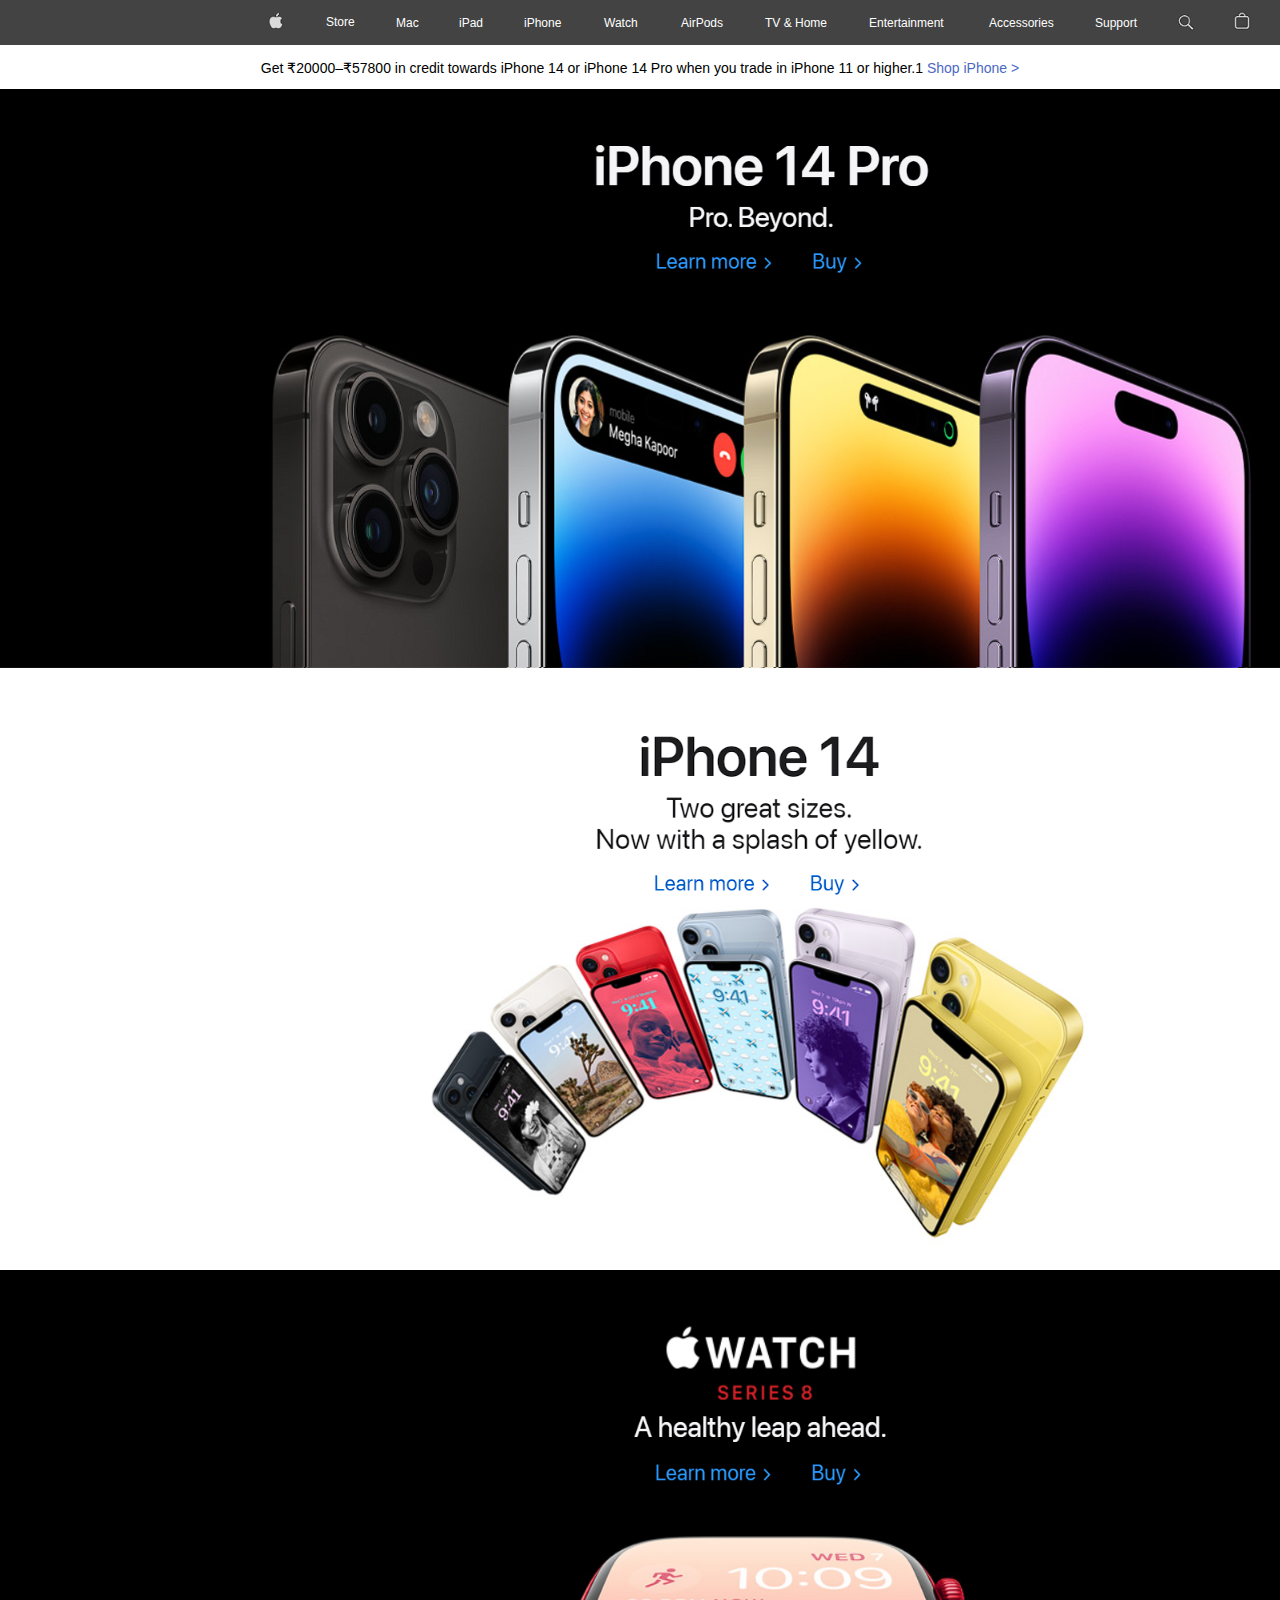
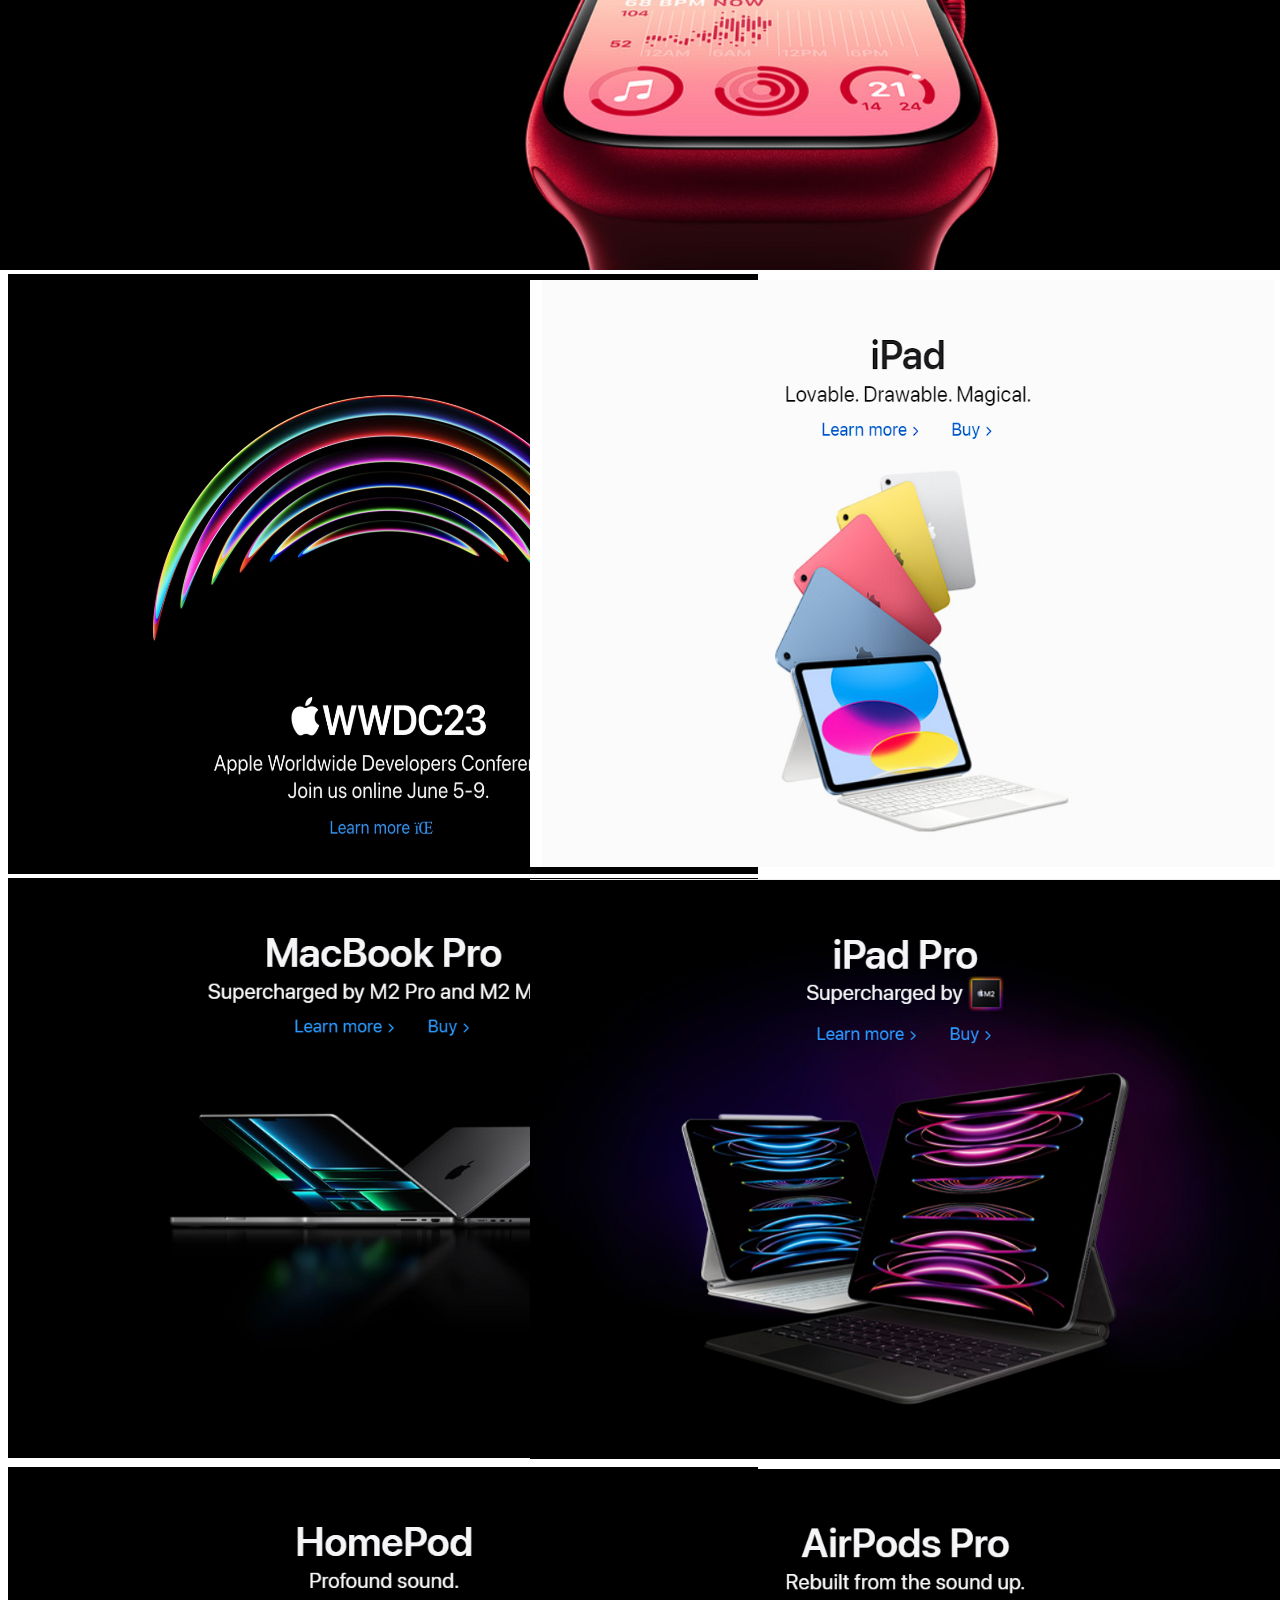
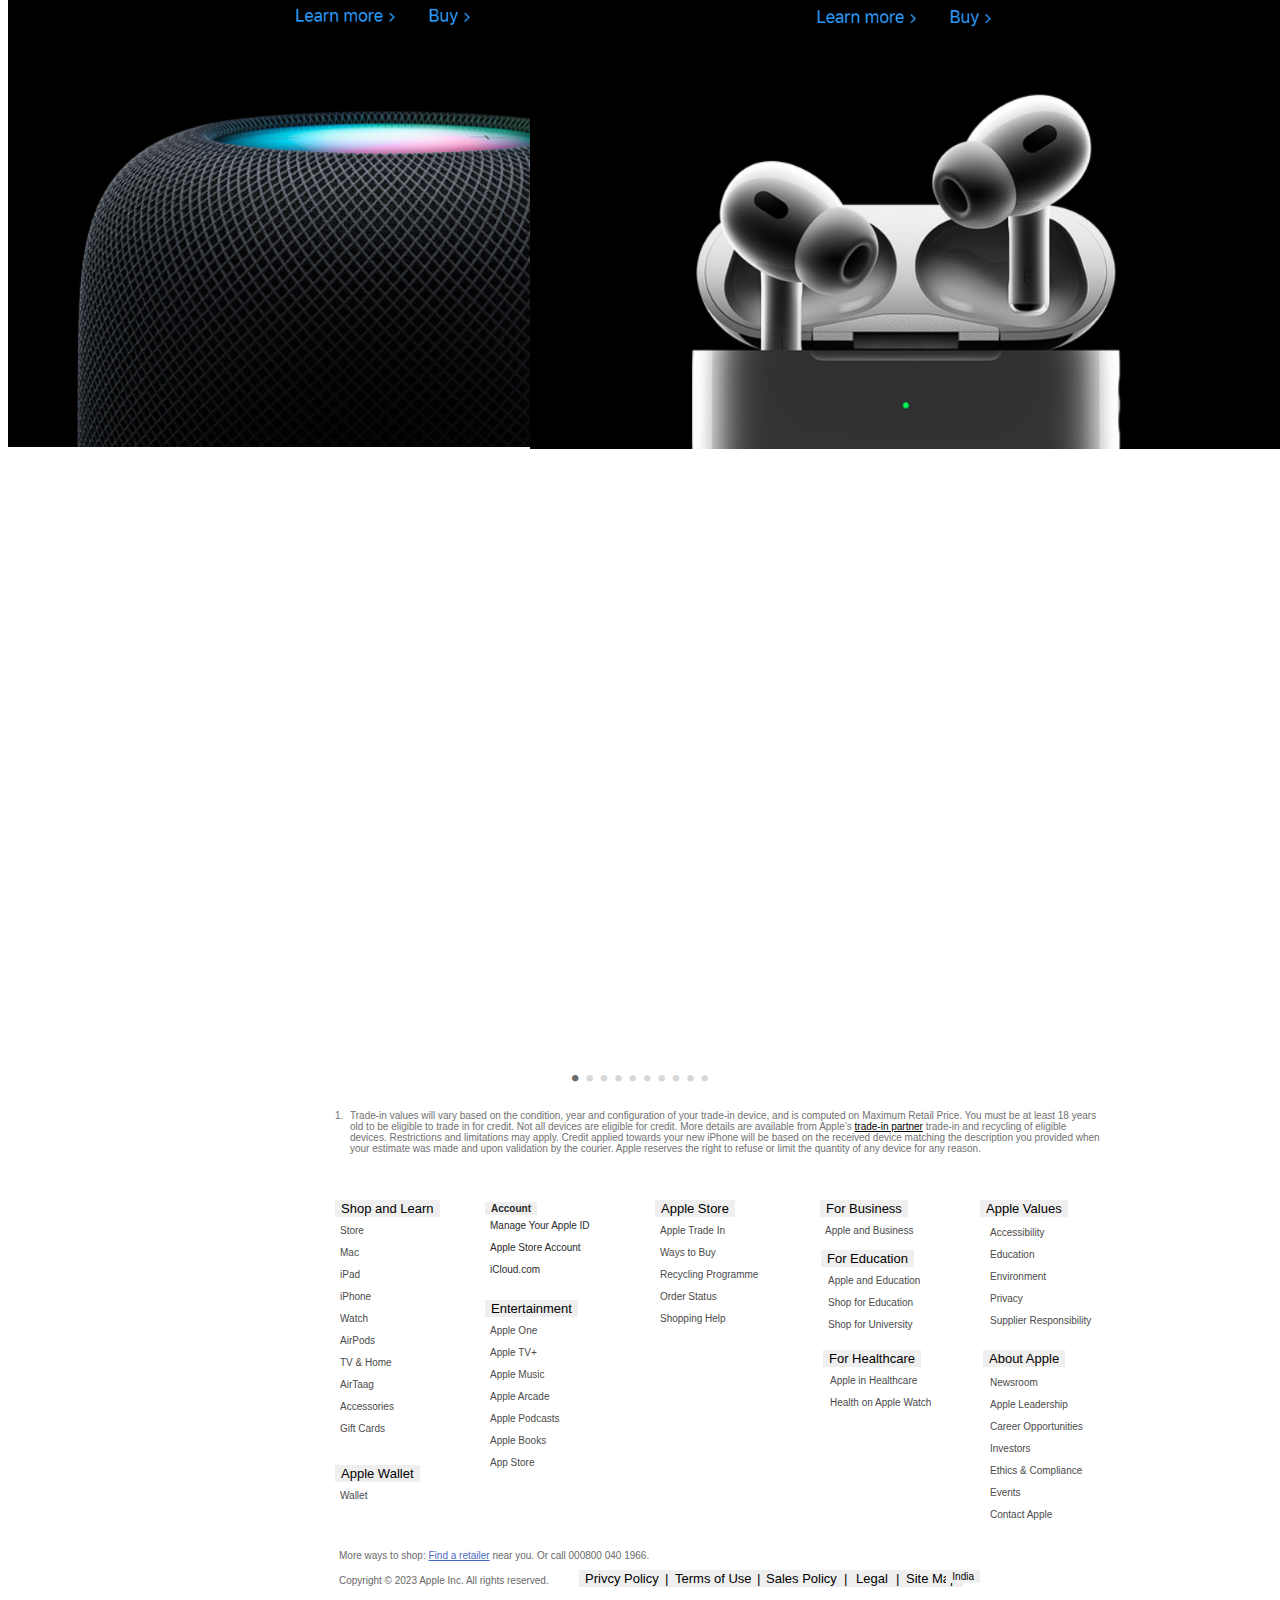
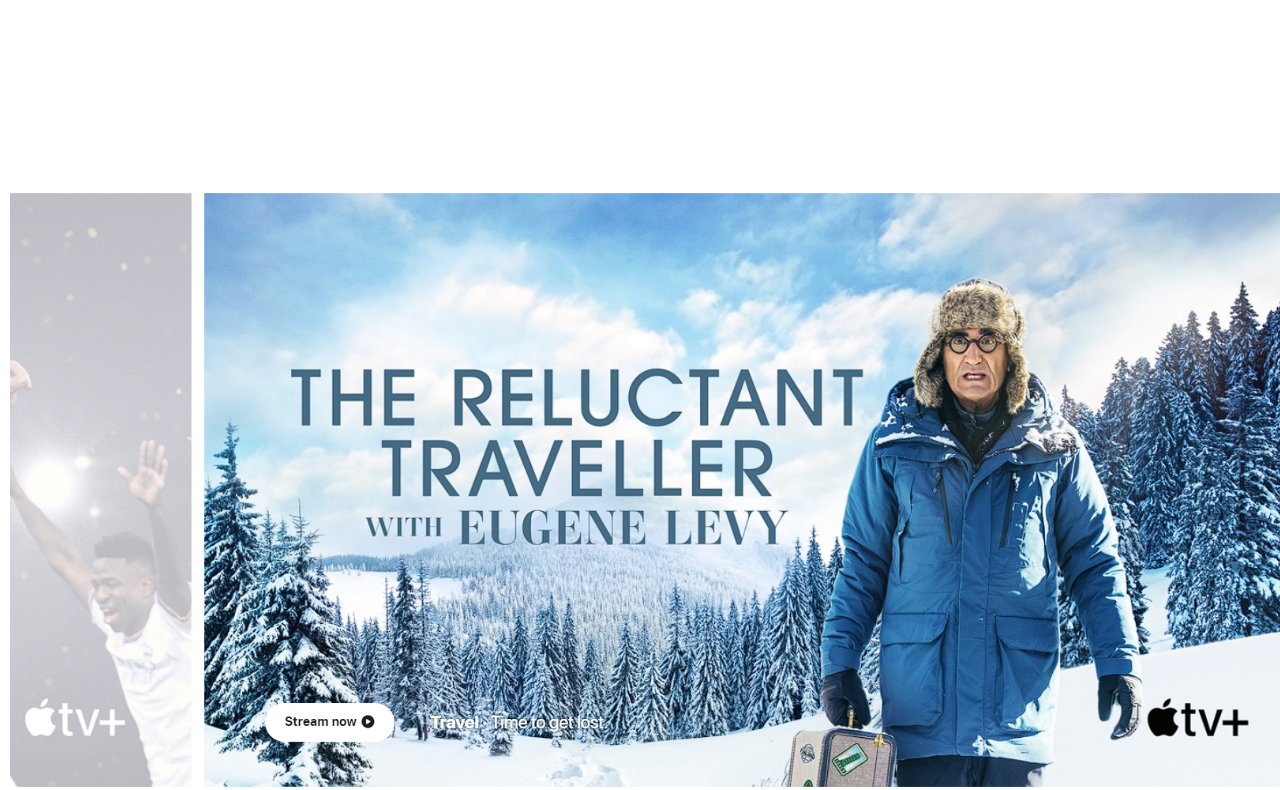
<file: Works/APPLE/index.html>
<!DOCTYPE html>
<html>
   <head>
   <title>Apple (India)</title>
   <link rel="stylesheet" href="style.css">
   <link rel="icon" type="image/png" href="Images/apple.png">
   
</head>
<body>
   <div class="header">
      <img class="applelogo" src="Images/aple.png">
       <button class="store">Store</button>
       <button class="mac">Mac</button>
       <button class="iPad">iPad</button>
       <button class="iPhone">iPhone</button>
       <button class="watch">Watch</button>
       <button class="airpod">AirPods</button>
       <button class="tv">TV & Home</button>
       <button class="entertain">Entertainment</button>
       <button class="access">Accessories</button>
       <button class="support">Support</button>
       <img class="search" src="Images/search.png">
       <img class="bag" src="Images/bag.png">
</div>
<div>
   <p class="discount">Get ₹20000–₹57800 in credit towards iPhone 14 or iPhone 14 Pro 
      when you trade in iPhone 11 or higher.1 <span class="shop" style="color: rgb(75, 105, 196);">
         Shop iPhone</span>
      <span style="color:rgb(75, 105, 196) ;"> > </span></p>
</div>
<div>

   <img class="iphone14" src="Images/iphone14pro.png">
</div>
<div>
   <img class="phones" src="Images/phones.png">
</div>
<div>
   <img class="iwatch" src="Images/watch.png">
</div>
<div class="grid-container1">
<div class="box1"><img src="Images/apple worldwide.jpeg" height="600px" width="750px"></div>
<div class="box3"><img src="Images/macbook.png" height="580px" width="750px"></div>
<div class="box5"><img src="Images/homepod.png" height="580px" width="750px"></div>
</div>
<div class="grid-container2">
<div class="box2"><img src="Images/ipad.png" height="587px" width="750px"></div>
<div class="box4"><img src="Images/ipadpro.png" height="580px" width="750px"></div>
<div class="box6"><img src="Images/airpods.png" height="580px" width="750px"></div>
</div>
<div>
   <div class=" banner1">
      <img class="img" src="Images/abcd.png">
    </div>
    <div></div>
  
    <div class=" banner2">
      <img class="img" src="Images/extrapolations.png">
    </div>
    <div></div>
  
    <div class=" banner3">
      <img class="img" src="Images/realmadrid.png">
    </div>
    <div></div>
   
    <div class=" banner4">
      <img class="img" src="Images/travaller.png">
    </div>
    <div></div>
    
   <p class="dots"><span style="color: rgb(106, 106, 106);">•</span> • • • • • • • • •</p>
</div>
<div>
   <p class="one">1. </p>
   <p class="paragraph">Trade-in values will vary based on the condition, year and configuration of your trade-in device, and is computed on Maximum Retail Price.
       You must be at least 18 years<br>old to be eligible to trade in for credit. Not all devices are eligible for credit. More details are available from Apple’s 
       <span style="color: rgb(0, 0, 0); text-decoration: underline;">trade-in partner</span> trade-in and recycling of eligible<br>devices. Restrictions and 
       limitations may apply. Credit applied towards your new iPhone will be based on the received device matching the description you provided when<br>
       your estimate was made and upon validation by the courier. Apple reserves the right to refuse or limit the quantity of any device for any reason.</p>
</div>
<div>
   <button class="shopandlearn">Shop and Learn</button>
   <ul style="list-style-type: none;" class="shoplist">
      <li class="l1">Store</li>
      <br>
      <li class="l1">Mac</li>
      <br>
      <li class="l1">iPad</li>
      <br>
      <li class="l1">iPhone</li>
      <br>
      <li class="l1">Watch</li>
      <br>
      <li class="l1">AirPods</li>
      <br>
      <li class="l1">TV & Home</li>
      <br>
      <li class="l1">AirTaag</li>
      <br>
      <li class="l1">Accessories</li>
      <br>
      <li class="l1">Gift Cards</li>
   </ul>
</div>
<br>
<div>
   <button class="applewallet">Apple Wallet</button>
   <ul style="list-style-type: none;" class="walletlist">
    <li>Wallet</li>
   </ul>
</div>
<div>
   <button class="accountlist">Account</button>
   <ul style="list-style-type: none;" class="accountul">
      <li class="l1">Manage Your Apple ID</li>
      <br>
      <li class="l1">Apple Store Account</li>
      <br>
      <li class="l1">iCloud.com</li>
   </ul>
</div>
<div>
   <button class="enter">Entertainment</button>
   <ul style="list-style-type: none;" class="enterlist">
   <li class="l1">Apple One</li>
   <br>
   <li class="l1">Apple TV+</li>
   <br>
   <li class="l1">Apple Music</li>
   <br>
   <li class="l1">Apple Arcade</li>
   <br>
   <li class="l1">Apple Podcasts</li>
   <br>
   <li class="l1">Apple Books</li>
   <br>
   <li class="l1">App Store</li>
   </ul>
</div>
<div>
   <button class="applestore">Apple Store</button>
   <ul style="list-style-type: none;" class="aslist">
   <li class="l1">Apple Trade In</li>
   <br>
   <li class="l1">Ways to Buy</li>
   <br>
   <li class="l1"> Recycling Programme</li>
   <br>
   <li class="l1">Order Status</li>
   <br>
   <li class="l1">Shopping Help</li>
   <br>
   </ul>
</div>
<div>
   <button class="business">For Business</button>
   <ul style="list-style-type: none;" class="blist">
      <li>Apple and Business</li>
   </ul>
</div>
<div>
   <button class="education">For Education</button>
   <ul style="list-style-type: none;" class="edlist">
      <li class="l1">Apple and Education</li>
      <br>
      <li class="l1">Shop for Education</li>
      <br>
      <li class="l1">Shop for University</li>
   </ul>
</div>
<div>
   <button class="health">For Healthcare</button>
   <ul style="list-style-type: none;" class="healthlist">
      <li class="l1">Apple in Healthcare</li>
      <br>
      <li class="l1">Health on Apple Watch</li>
   </ul>
</div>
<div>
   <button class="values">Apple Values</button>
   <ul style="list-style-type: none;" class="valuelist">
   <li class="l1">Accessibility</li>
   <br>
   <li class="l1">Education</li>
   <br>
   <li class="l1">Environment</li>
   <br>
   <li class="l1">Privacy</li>
   <br>
   <li class="l1">Supplier Responsibility</li>
   </ul>
</div>
<div>
   <button class="about">About Apple</button>
   <ul style="list-style-type: none;" class="aboutlist">
   <li class="l1">Newsroom</li>
   <br>
   <li class="l1">Apple Leadership</li>
   <br>
   <li class="l1">Career Opportunities</li>
   <br>
   <li class="l1">Investors</li>
   <br>
   <li class="l1">Ethics & Compliance</li>
   <br>
   <li class="l1">Events</li>
   <br>
   <li class="l1">Contact Apple</li>
   </ul>
</div>
<div>
   <p class="shoptext">More ways to shop: <span style="color: rgb(75, 105, 196); text-decoration: underline; cursor: pointer;">Find a 
      retailer</span> near you. Or call 000800 040 1966.</p>
      <br>
      <p class="copyright">Copyright © 2023 Apple Inc. All rights reserved.</p>
     <button class="privacy">Privcy Policy</button> 
     <button class="line" style="position:absolute; top:4770px;left:659px;">|</button>
     <button class="termsofuse">Terms of Use</button>
     <button class="line" style="position: absolute; top: 4770px; left: 751px;">|</button>
     <button class="sales">Sales Policy</button>
     <button class="line" style="position: absolute; top: 4770px; left: 838px;">|</button>
     <button class="legal">Legal</button>
     <button class="site">Site Map</button>
     <button class="line" style="position: absolute; top: 4770px; left:890px;">|</button>
     <button class="india">India</button>
</div>
</body>
</html>
</file>
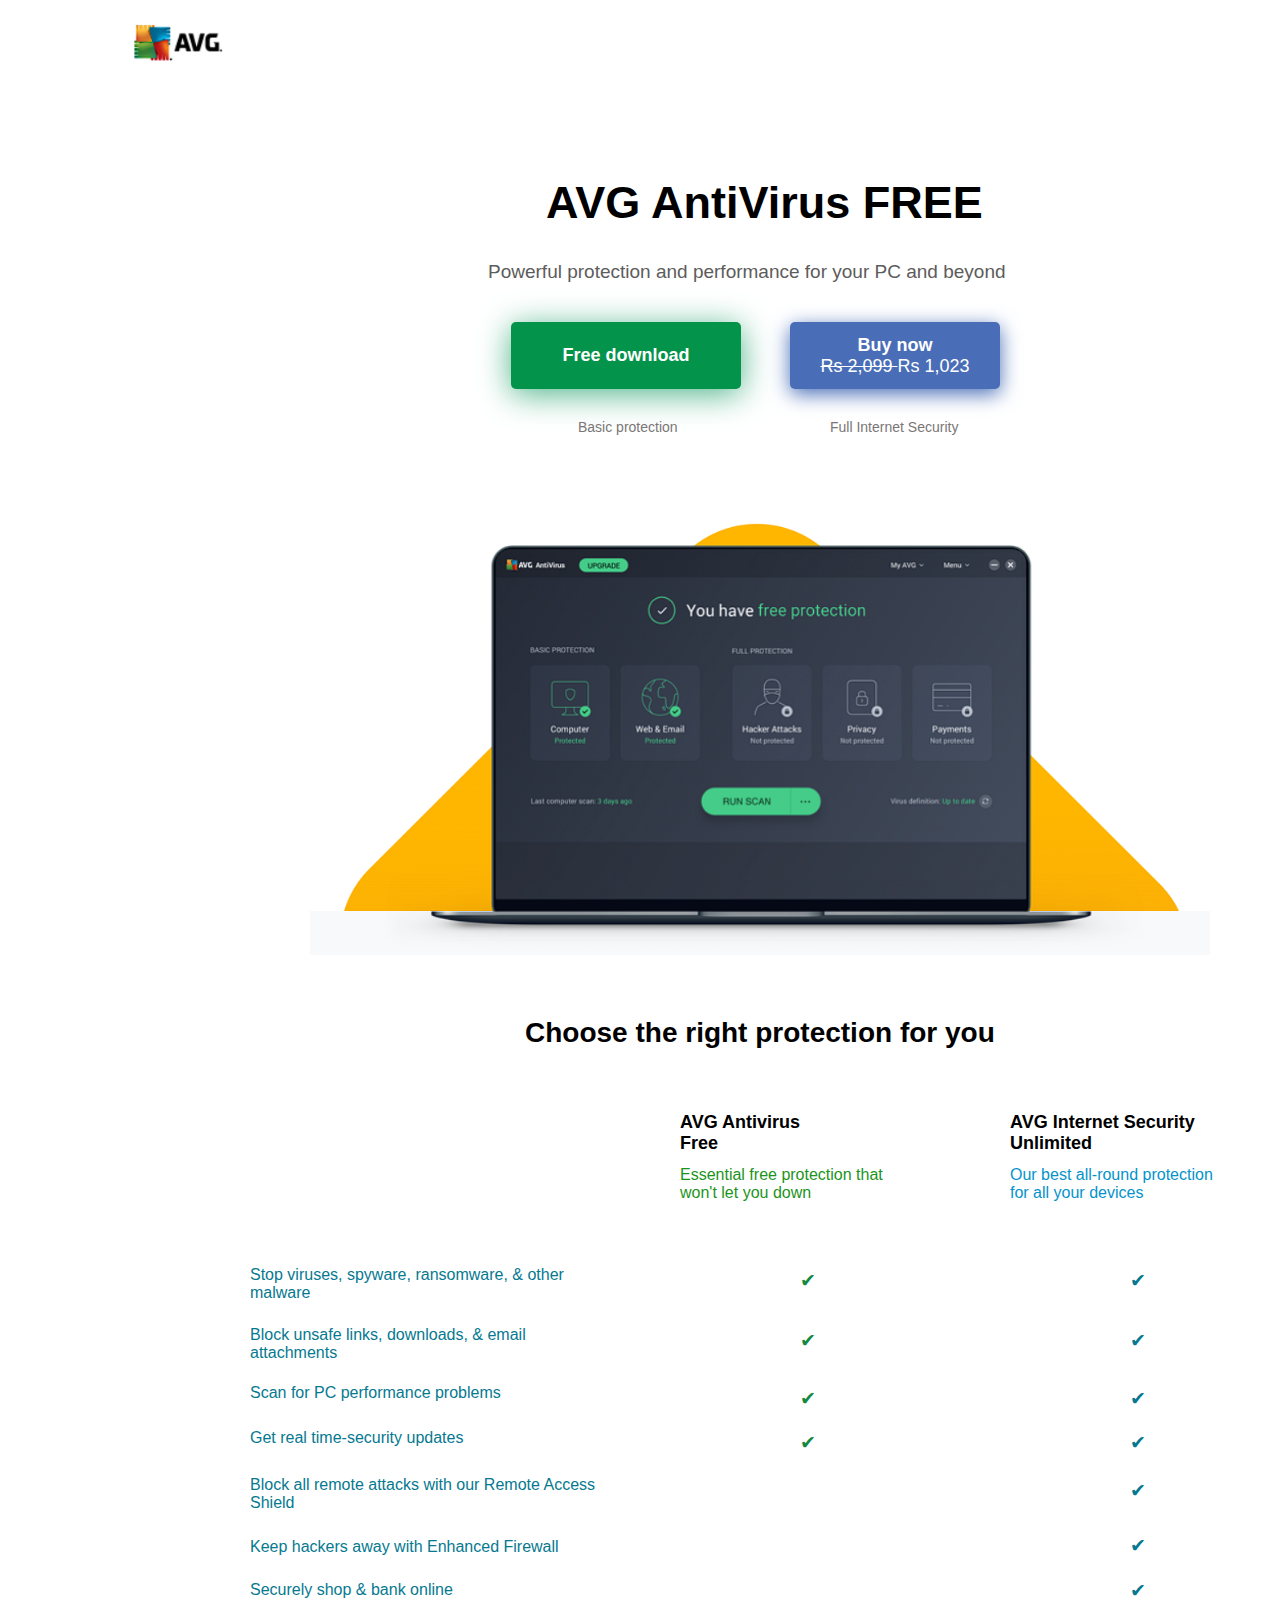
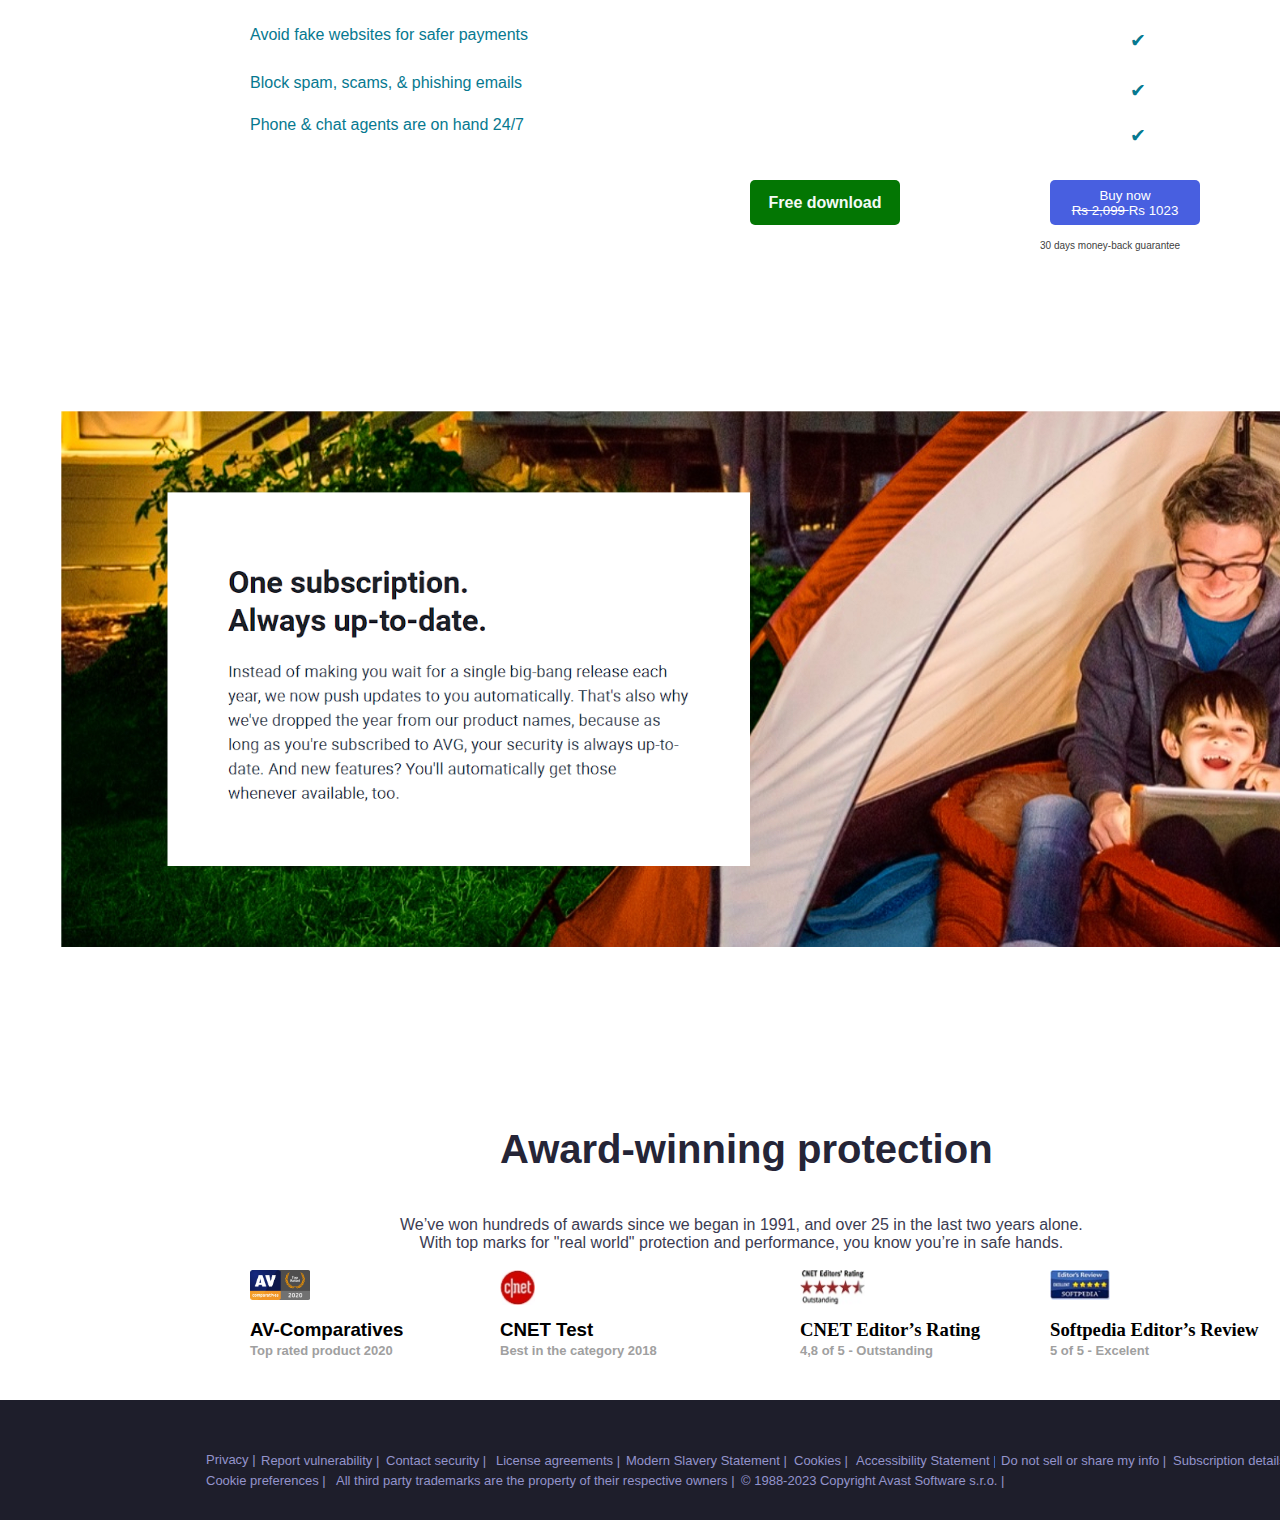
<file: Works/avg/index.html>
<!DOCTYPE html>
<html>
    <head>
        <title>Avg Internet Security - Unlimited</title>
        <link rel="stylesheet" href="style.css">
        <link rel="icon" href="images/avgimg.png">
        <img class=avg  src="images/Screenshot 2023-03-27 045638.png">
    </head>
    <body>
        <div>
        <h1 class="cl">AVG AntiVirus FREE</h1>
        <h2 class="pl">Powerful protection and performance for your PC and beyond</h2>
        <button class="freedownload1">Free download</button>
        <button class="buynow1"><span style="font-weight: bold;">Buy now </span><br><span style="text-decoration: line-through;">Rs 2,099 </span>Rs 1,023</button>
    </div>
    <div>
        <h3 class="basic">Basic protection</h3>
        <h4 class="full">Full Internet Security</h4>
        <img class="protect" src="images/Screenshot 2023-03-27 072317.png">
        <h5 class="choose">Choose the right protection for you</h5>
    </div>
    <div>
        <h1 class="antivirus">AVG Antivirus<br>Free</h1>
        <p class="essent">Essential free protection that<br>won't let you down</p>
        <h1 class="internet">AVG Internet Security<br>Unlimited</h1>
        <p class="best">Our best all-round protection<br>for all your devices</p>
    </div>
    <div>
        <p class="text1">Stop viruses, spyware, ransomware, & other<br> malware</p>
        <p class="tickgreen1">&#10004</p>
        <p class="tickblue1">&#10004</p>
    </div>
    <div>
        <p class="text2">Block unsafe links, downloads, & email<br> attachments</p>
        <p class="tickgreen2">&#10004</p>
        <p class="tickblue2">&#10004</p>
    </div>
    <div>
        <p class="text3">Scan for PC performance problems</p>
        <p class="tickgreen3">&#10004</p>
        <p class="tickblue3">&#10004</p> 
    </div>
    <div>
        <p class="text4">Get real time-security updates</p>
        <p class="tickgreen4">&#10004</p>
        <p class="tickblue4">&#10004</p> 
    </div>
    <div>
        <p class="text5">Block all remote attacks with our Remote Access<br> Shield</p>
        <p class="tickblue5">&#10004</p> 
    </div>
   
    <div>
        <p class="text6">Keep hackers away with Enhanced Firewall</p>
        <p class="tickblue6">&#10004</p> 
    </div>
    <div7>
        <p class="text7">Securely shop & bank online</p>
        <p class="tickblue7">&#10004</p> 
    </div>
    <div7>
        <p class="text8">Avoid fake websites for safer payments</p>
        <p class="tickblue8">&#10004</p> 
    </div>
    <div7>
        <p class="text9">Block spam, scams, & phishing emails</p>
        <p class="tickblue9">&#10004</p> 
    </div>
</body>

<div7>
        <p class="text10">Phone & chat agents are on hand 24/7</p>
        <p class="tickblue10">&#10004</p> 
    </div>
    <button class="download">Free download</button>
    <button class="buy">Buy now<br>
    <span style="text-decoration: line-through;">Rs 2,099 </span>
    Rs 1023</button>    
    <p class="trial">30 days money-back guarantee</p>
    <img class="subscription" src="images/Screenshot 2023-03-28 121849.png">
    <h1 class="protection">Award-winning protection</h1>
    <p class="award">We’ve won hundreds of awards since we began in 1991, and over 25 in the last two years alone.<br>
        With top marks for "real world" protection and performance, you know you’re in safe hands.</p>
    <img class="avgimg" src="images/award-av-comparatives-2020.png">
    <h3 class="name1">AV-Comparatives</h3>
    <p class="rate1">Top rated product 2020</p>
    <img class="avgimg2" src="images/cnet.jpg">
    <h3 class="name2">CNET Test</h3>
    <p class="rate2">Best in the category 2018</p>
    <img class="avgimg3" src="images/cnet-rating.jpg">
    <h3 class="name3">CNET Editor’s Rating</h3>
    <p class="rate3">4,8 of 5 - Outstanding</p>
    <img class="avgimg4" src="images/softpedia.jpg">
    <h3 class="name4">Softpedia Editor’s Review</h3>
    <p class="rate4">5 of 5 - Excelent</p>
<div class="end">

<button class="button1"><span class="btn1">Privacy</span> | </button>
<button class="button2"><span class="btn2"> Report vulnerability</span> | </button>
<button class="button3"><span class="btn3"> Contact security</span> | </button>
<button class="button4"><span class="btn4">  License agreements</span> | </button> 
<button class="button5"><span class="btn5"> Modern Slavery Statement </span> | </button>
<button class="button6"><span class="btn6"> Cookies</span> | </button>
<button class="button7"><span class="btn7"> Accessibility Statement </span> | </button>
<button class="button8"><span class="btn8">  Do not sell or share my info</span> | </button>
<button class="button9"><span class="btn9">  Subscription details </span> | </button>
<button class="button10"><span class="btn10">  Cookie preferences </span> | </button>
<button class="button11"><span class="btn11">  All third party trademarks are the property of their respective owners</span> | </button>
<button class="button12"><span class="btn12">  © 1988-2023 Copyright Avast Software s.r.o.</span> | </button>

</div>



    </head>
    <body>
</file>
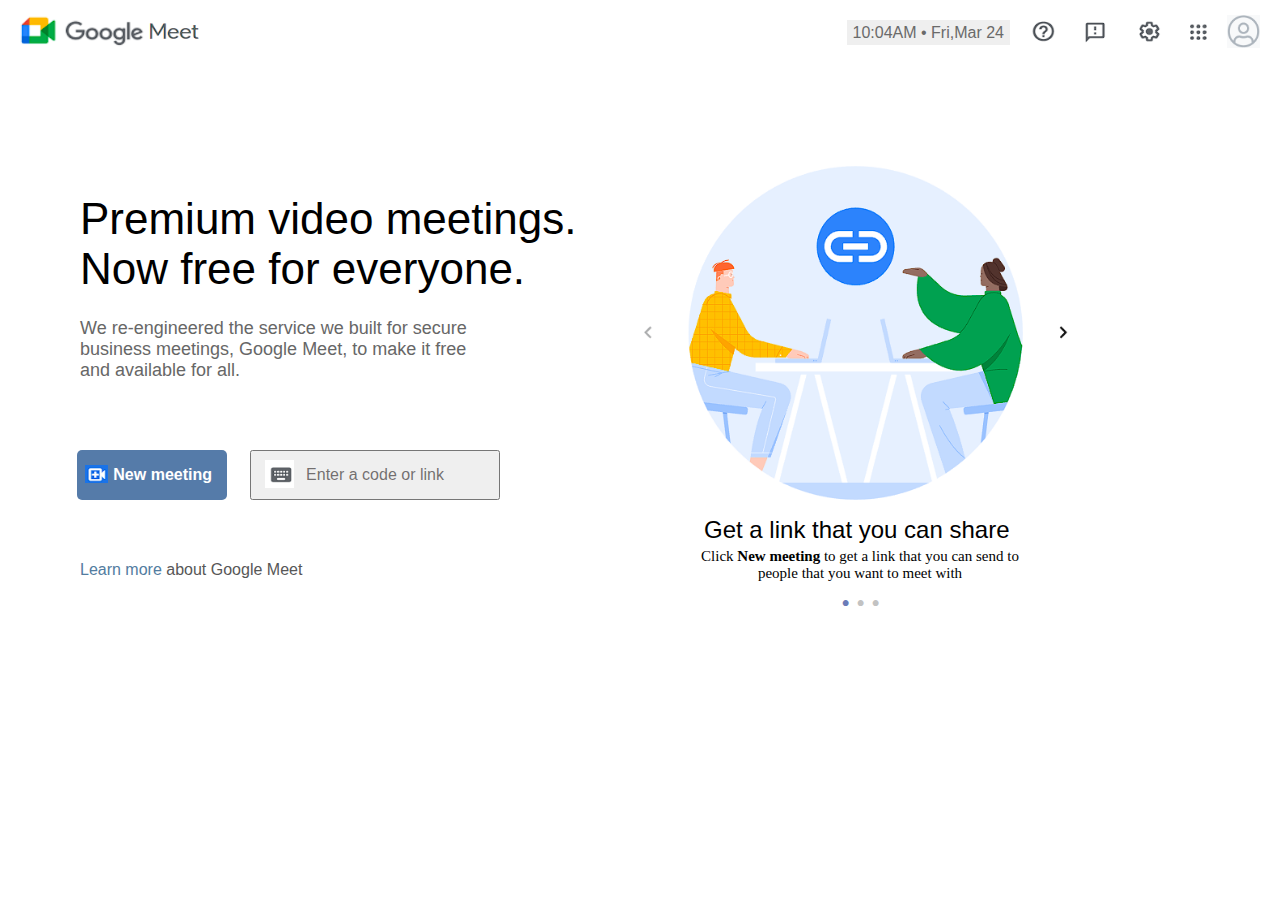
<file: Works/GOOGLE MEET/index.html>
<!DOCTYPE html>
<html>
    <head>
        <TItle>Google Meet</TItle>
        <link class="icon" rel="icon" type="image/png" href="images/googlemeet.png">
        <link rel="stylesheet" href="style.css">
    </head>
    <body>
        <img src="images/g.png" style="width: 200px;height: 40px; cursor:pointer;">
     <button class="date">10:04AM • Fri,Mar 24</button>
     <img title="Support" class="support" src="images/bruh.png">
     
     <img title="Feedback" class="chat"  src="images/chat.png">
     

     <img title="Settings" class="sett" src="images/sett.png">
     

     <img title="Google apps" class="grid" src="images/no.png">

     <img title="Google account" class="user" src="images/user.png">

     <div>
        <h1 class="text">Premium video meetings.<br>Now free for everyone.</h1>
        <p class="Descrip">We re-engineered the service we built for secure<br> business
        meetings, Google Meet, to make it free<br> and available for all.</p>
        <button class="newmeet">New meeting</button>
        <img class="image" src="images/img.png">
        <button class="code">Enter a code or link</button>
        <img class="keyboard" src="images/keyboard.png">
        <p class="learnmore"><span class="lmblue" style="color: rgb(82, 124, 160);">Learn more</span> about Google Meet</p>
     </div>
     <div>
        <img class="circle" src="images/circle.png">
        <p class="getlink">Get a link that you can share</p>
        <p class="linkdescrip">Click <span style="font-weight: bold;">New meeting </span> to get a link that you can send to<br>
        people that you want to meet with</p>
       <p class="dot"><span class="bluedot">• </span>• •</p>
    
    </div>
    </body>
</html>
</file>
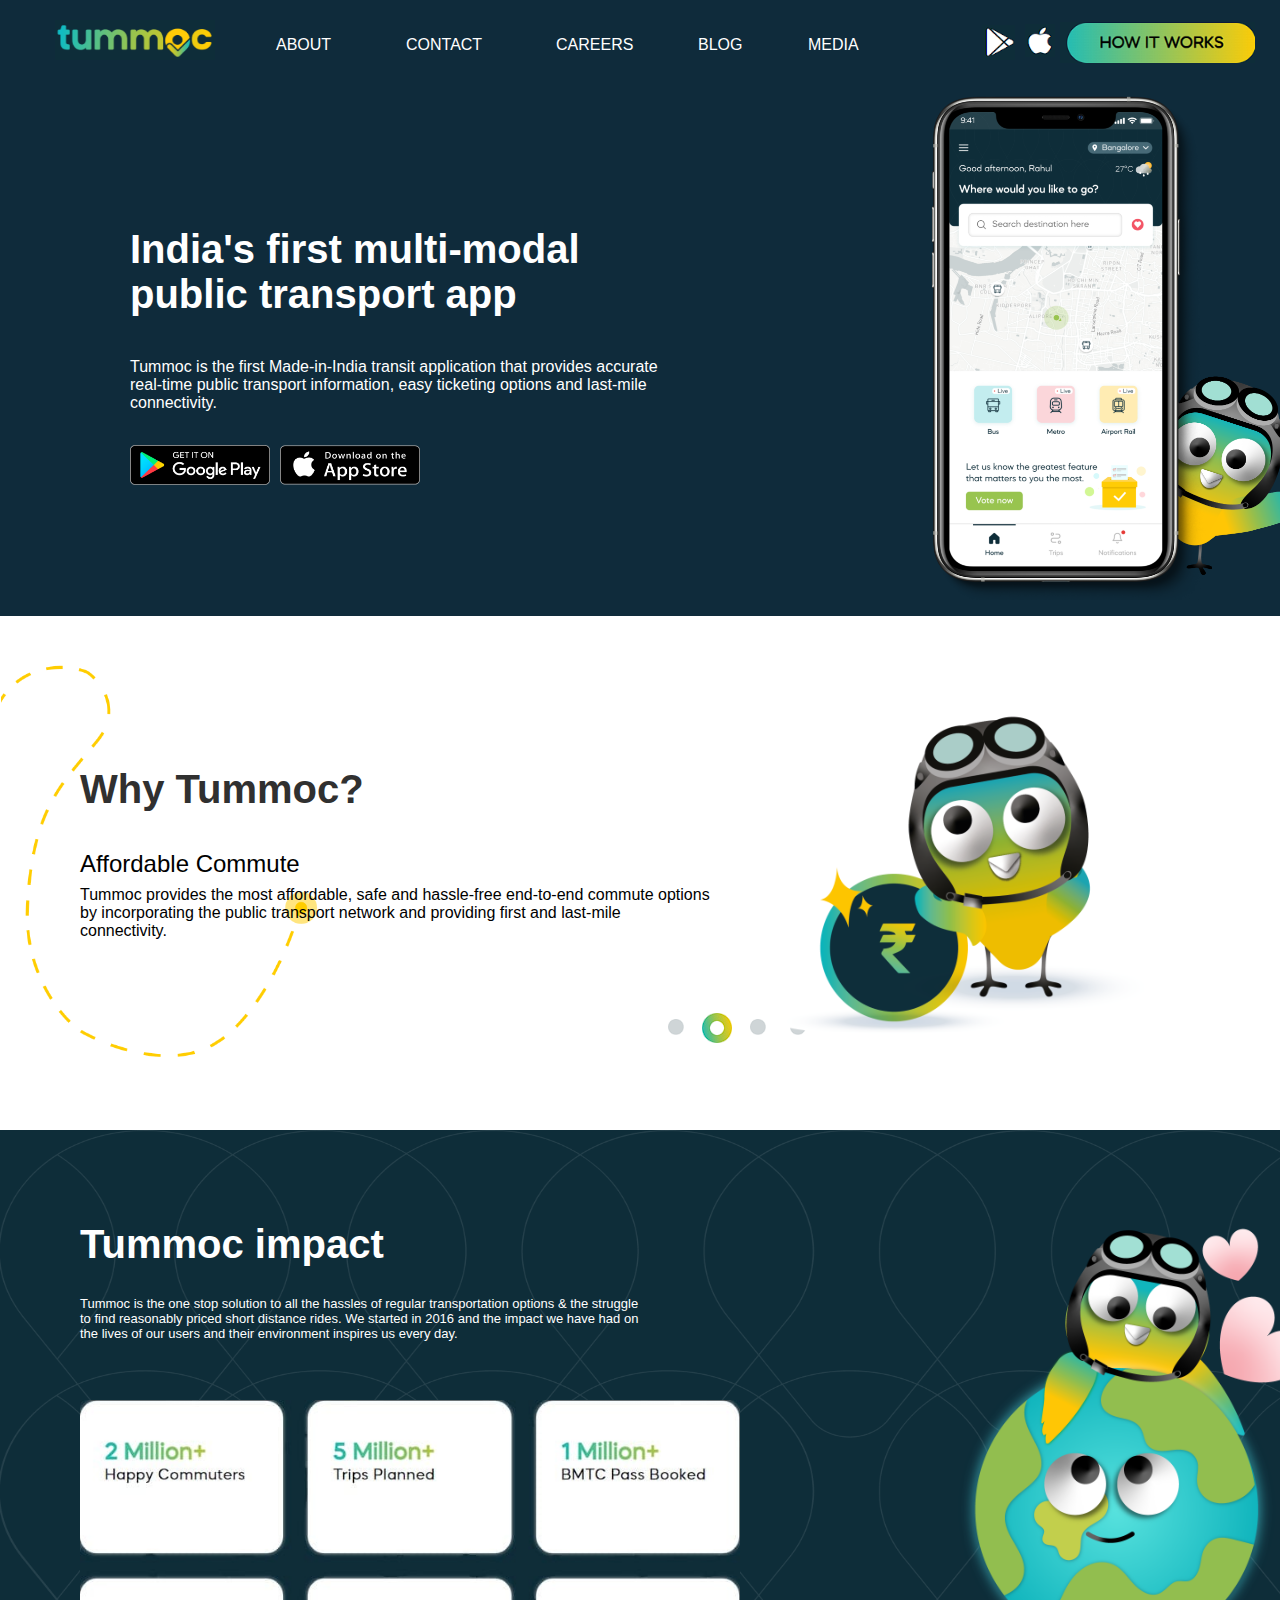
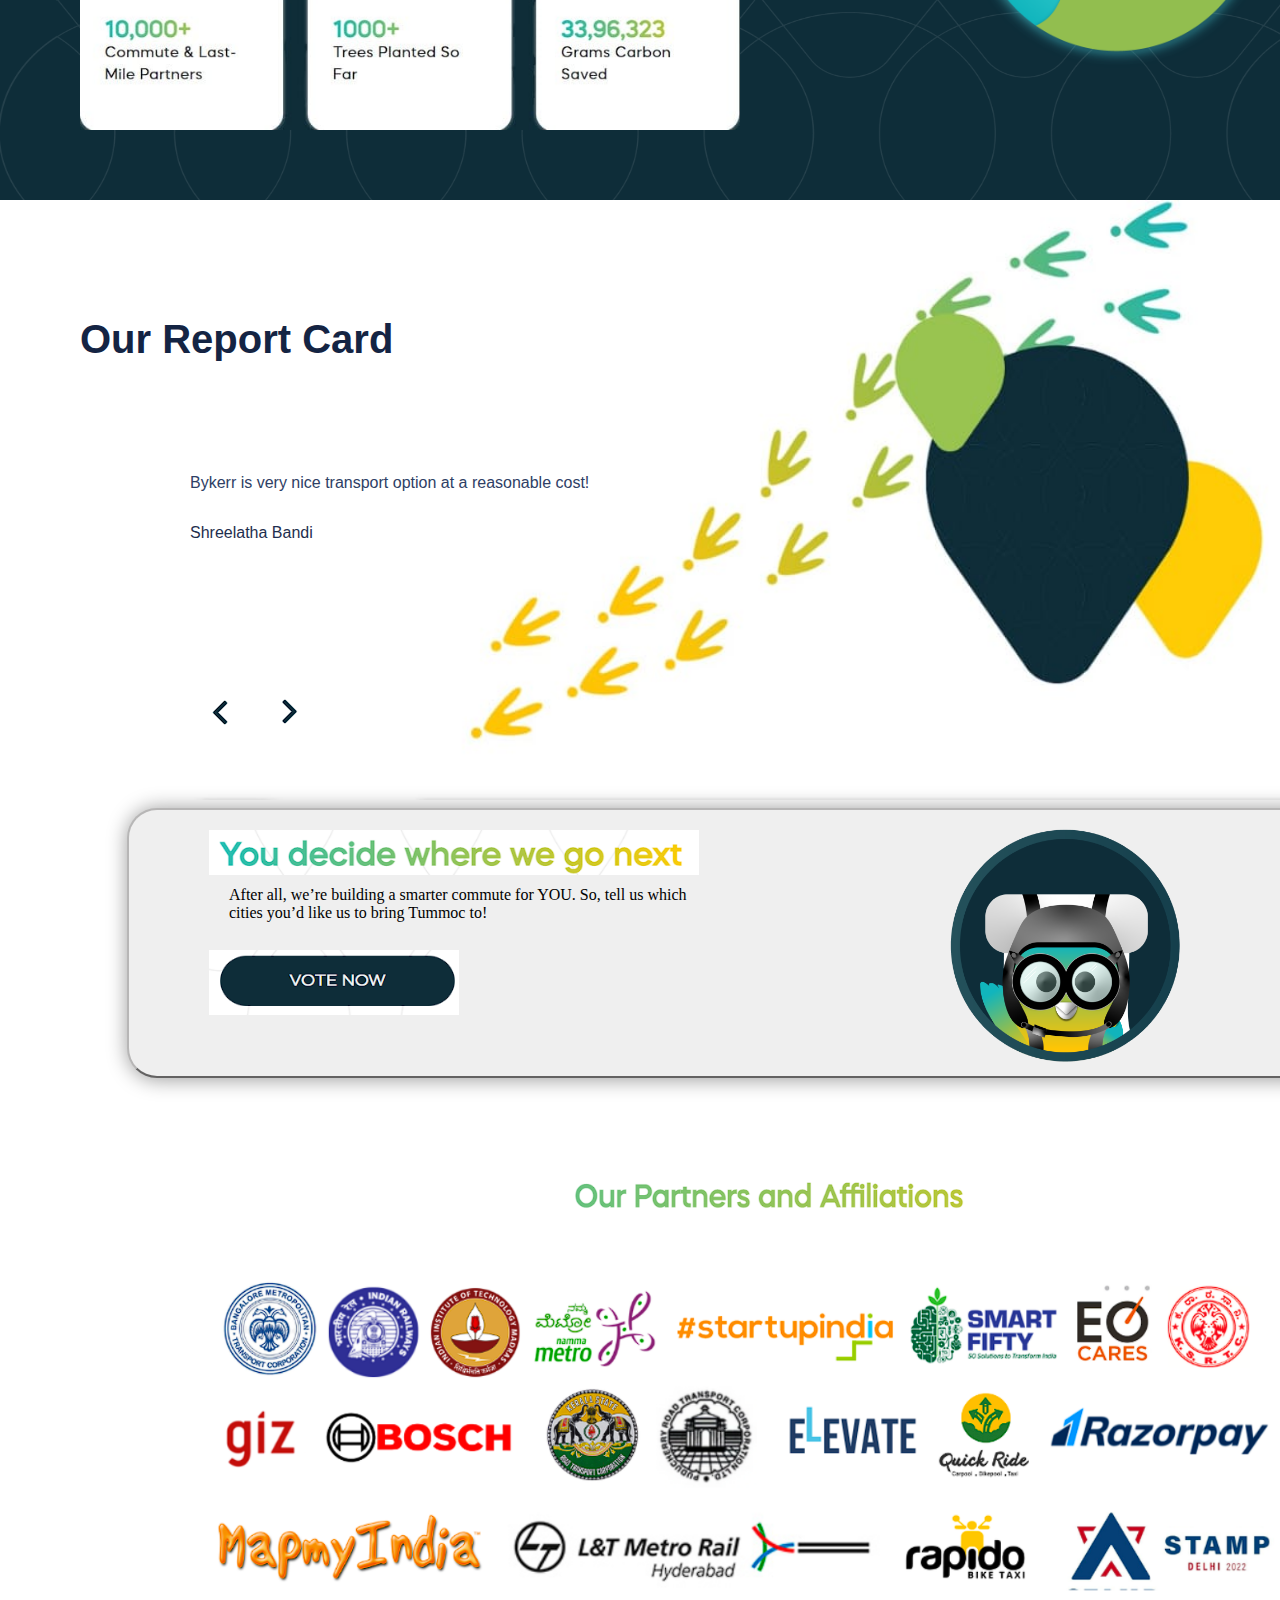
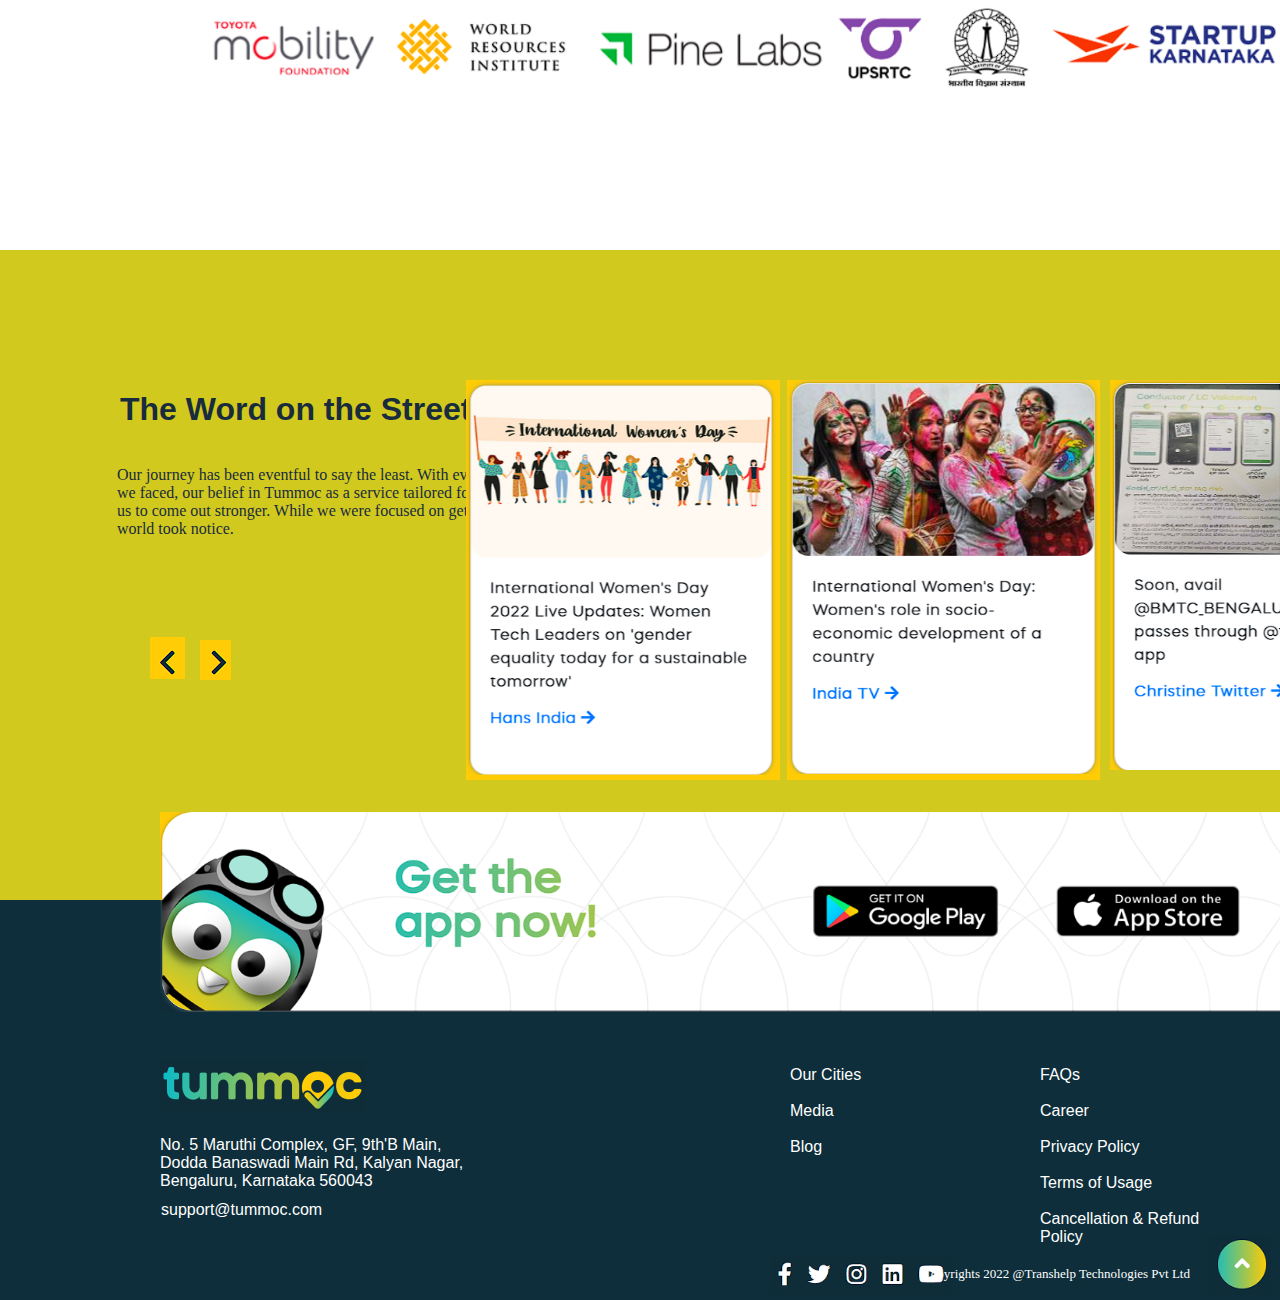
<file: Works/TUMMOC/index.html>
<!DOCTYPE html>
<html>
    <head>
        <title>Tummoc-BMTC bus tracking app</title>
        <link rel="stylesheet" href="style.css">
        <link rel="icon" type="image/png" href="images/tummoc.png">
</head>
<body>
    <div class="header">
        <img class="tummocimage" src="images/TummocImg.png" alt="Tummoc">
        <button class="about">ABOUT</button>
        <button class="contact">CONTACT</button>
        <button class="career">CAREERS</button>
        <button class="blog">BLOG</button>
        <button class="media">MEDIA</button>
        <div class="img">
        <img class="app" src="images/Screenshot 2023-03-26 221004.png">
        <img class="hover_app" src="images/Screenshot 2023-03-26 221253.png">
        </div>
        <div class="img2">
            <img class="apple" src="images/Screenshot 2023-03-26 224547.png">
            <img class="hover_apple" src="images/Screenshot 2023-03-26 224554.png">
        </div>
        <div class="img3">
            <img class="work" src="images/Screenshot 2023-03-26 234751.png">
            <img class="hover_work" src="images/Screenshot 2023-03-26 234808.png">
     </div>
     </div>
        <div class="start">
        <h1 class="heading">India's first multi-modal<br>
        public transport app</h1>
        <p class="text">Tummoc is the first Made-in-India transit application that provides accurate<br>
             real-time public transport information, easy ticketing options and last-mile<br>
              connectivity.</p>
        <img class="googleplay" src="images/googleplay.png">
        <img class="appstore" src="images/appstore.png">
        <img class="tummoc" src="images/header1.png">
    </div>
<div>
    <img class="background" src="images/background.png">
    <h1 class="whytummoc">Why Tummoc?</h1>
    <h2 class="commute">Affordable Commute</h2>
    <p class="paragraph">Tummoc provides the most affordable, safe and hassle-free end-to-end commute options<br>
         by incorporating the public transport network and providing first and last-mile<br>
          connectivity.
    </p>
    <img class="dots" src="images/Screenshot 2023-03-27 044603.png">
   
   
    <img class="whyimage" src="images/bird.png">

</div>
<div class="impact">
    <img class="impactimg" src="images/tummoimg.png">
   
    <img class="happybird" src="images/burrr.png">
<h1 class="flappybird">Tummoc impact</h1>
<h2 class="sadbird">Tummoc is the one stop solution to all the hassles of regular transportation options & the struggle<br>
to find reasonably priced short distance rides. We started in 2016 and the impact we have had on<br>
the lives of our users and their environment inspires us every day.</h2>
<buttoon></buttoon>
<img class="pp" src="images/WhatsApp Image 2023-03-27 at 2.25.51 AM (1).jpeg">
</div>
<div>
    <img class="report" src="images/reportcard.jpg">
    <h1 class="reporttext">Our Report Card</h1>
    <p class="card">Bykerr is very nice transport option at a reasonable cost!</p>
    <p class="saidby">Shreelatha Bandi</p>
    <img class="back1" src="images/Screenshot 2023-03-27 044001.png">
    <img class="next1" src="images/Screenshot 2023-03-27 044005.png">
</div>
<div>
    <button class="nextbutton">
        <img class="textinbutton" src="images/next.png">
        <p class="vote">After all, we’re building a smarter commute for YOU. So, tell us which<br>
             cities you’d like us to bring Tummoc to!</p>
        <div class="img4">
            <img class="vote1" src="images/Screenshot 2023-03-27 031712.png">
            <img class="hover_vote" src="images/Screenshot 2023-03-27 031719.png">
        </div>
        <img class="birdimage" src="images/bird2.png">
    </button>
</div>
<div>
    <img class="partners" src="images/Screenshot 2023-03-27 032709.png">
    <img class="places" src="images/Screenshot 2023-03-27 033520.png">
</div>
<div class="street">
    <h1 class="word">The Word on the Street</h1>
    <p class="wordparagraph">Our journey has been eventful to say the least. With every challenge<br>
       we faced, our belief in Tummoc as a service tailored for India pushed<br>
       us to come out stronger. While we were focused on getting here, the<br>
       world took notice.</p>
    <img class="back" src="images/Screenshot 2023-03-27 034833.png">
    <img class="next" src="images/Screenshot 2023-03-27 034837.png">
    <img class="ad1" src="images/Screenshot 2023-03-27 035450.png">
    <img class="ad2" src="images/Screenshot 2023-03-27 035507.png">
    <img class="ad3" src="images/Screenshot 2023-03-27 035518.png">
</div>
<div class="end">
<img class="endlogo" src="images/TummocImg.png">
<p class="endparagraph">No. 5 Maruthi Complex, GF, 9th'B Main,<br>
    Dodda Banaswadi Main Rd, Kalyan Nagar,<br>
    Bengaluru, Karnataka 560043</p>
    <button class="email">support@tummoc.com</button>
    <ul class="ul1" style="list-style-type: none;">
      <li class="l1">Our Cities</li>
      <br>
      <li class="l1">Media</li>
      <br>
      <li class="l1">Blog</li>
    </ul>
    <ul class="ul2" style="list-style-type: none;">
        <li class="l1">FAQs</li>
        <br>
        <li class="l1">Career</li>
        <br>
        <li class="l1">Privacy Policy</li>
        <br>
        <li class="l1">Terms of Usage</li>
        <br>
        <li class="l1">Cancellation & Refund<br>Policy</li>
    </ul>
    <img class="social" src="images/Screenshot 2023-03-27 043245.png">
    <p class="endcopyright">Copyrights 2022 @Transhelp Technologies Pvt Ltd</p>
    <img class="endup" src="images/Screenshot 2023-03-27 043254.png">
</div>
<div>
    <img class="endbutton" src="images/Screenshot 2023-03-27 040834.png">
</div>
</body>
</html>
</file>
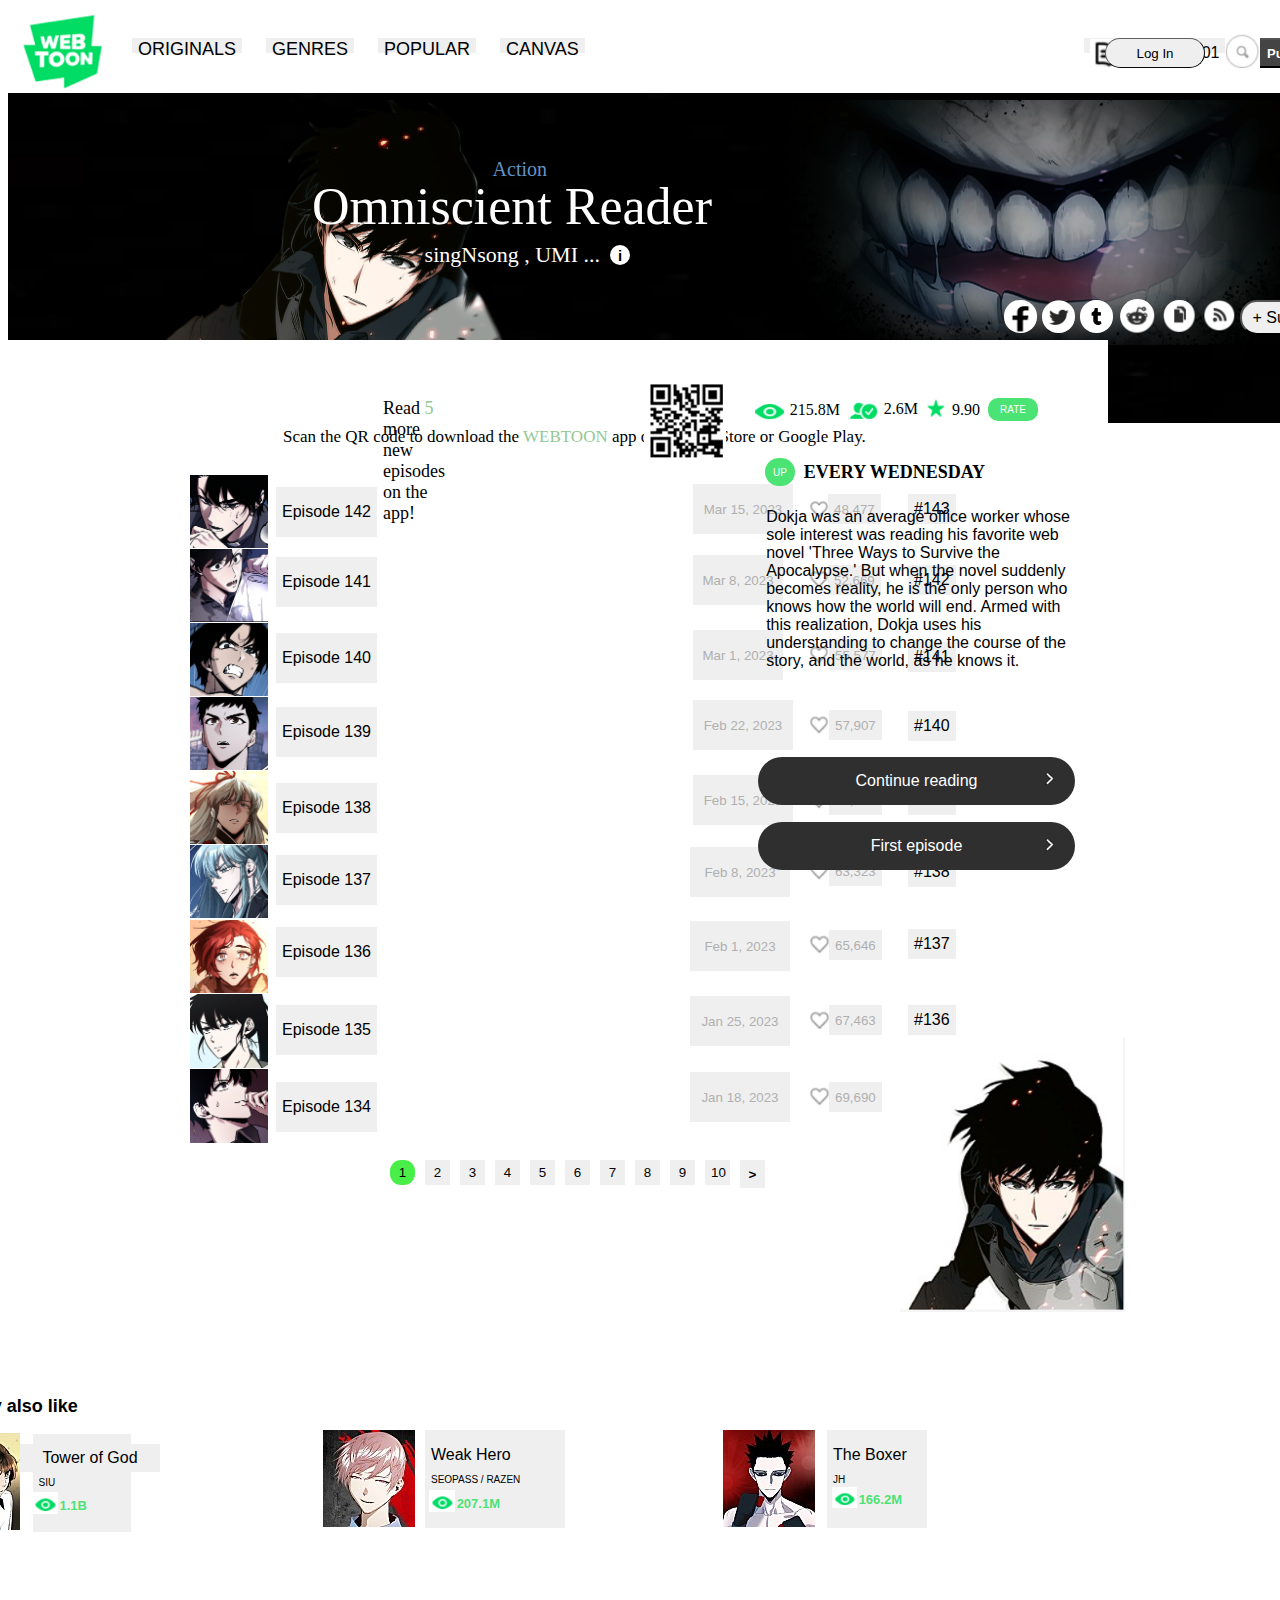
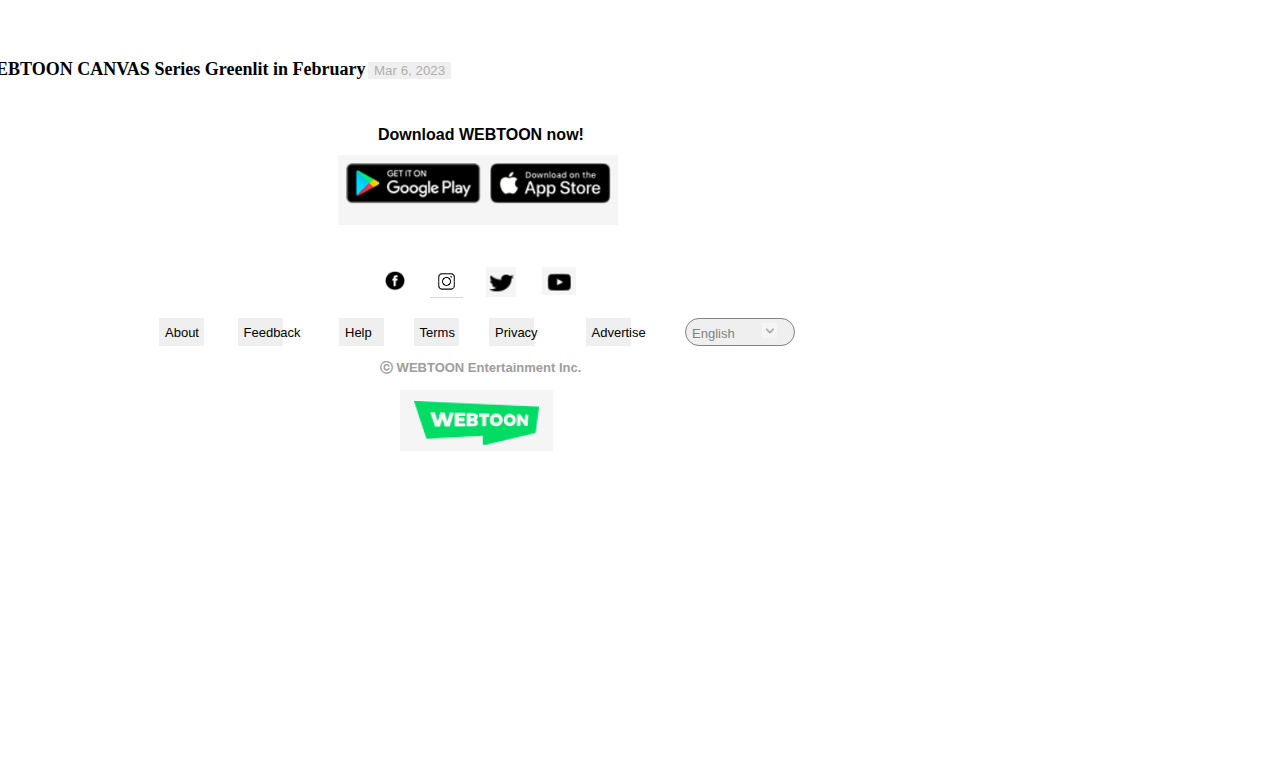
<file: Works/WEBTOON/index.html>
<!DOCTYPE html>
<html lang="en">
 <head>
  <title>Omniscient Reader|WEBTOON</title>
    <link rel="stylesheet" href="style.css">
    <link rel="icon" type="image/png" href="images/webtoon icon.png">
    </head> 
    <body>
      <div>
 <img class="webtoon-logo" src="images/webtoon logo.png" alt="webtoon-logo">
<button class="original">ORIGINALS</button>
<button class="genres">GENRES</button>
<button class="popular">POPULAR</button>
<button class="canvas">CANVAS</button>
<button class="creators"><img src="images/creators.png" alt="creators">Creators 101
</button>
<button class="publish">Publish</button>
<button class="log-in">Log In</button>
<img class="search" src="images/search.png" height="35px" width="35px" alt="search">
</div>

   
  <img class="dokja" src="images/dokjaa.png" height="245px" width="1200px" alt="banner">
 <div>
    <img class="black" src="images/black.jpg" width="1540px" height="330px" alt="background banner">
 </div>
<p class="name">Omniscient Reader</p>
 <p class="theme">Action</p>
  <p class="author">singNsong , UMI ...</p>
  <button class="iicon">i</button>

  
<div>
<img class="blank" src="images/blank.png" width="1200px" height="100px" alt="blank">
<p class="text1">Read <span style="color:rgb(147, 200, 147);">5</span> more new episodes on the app!</p>
<p class="text2">Scan the QR code to download the <span style="color:rgb(147, 200, 147);"> WEBTOON</span> app on the App Store or Google Play.</p>
<img class="qrcode" src="images/qrcode.png" alt="qr code">
</div>
<div class="episodes">
<div>
<img class="ep142" src="images/ep142.png" alt="thumbnail">
<button class="b142">Episode 142</button>
<button class="date142">Mar 15, 2023</button>
<img class="like142" src="images/like.png" alt="like">
<button class="bb142">48,477</button>
<button class="no142">#143</button>
</div>
<div>
<img class="ep141" src="images/141.png" alt="thumbnail">
<button class="b141">Episode 141</button> 
<button class="date141">Mar 8, 2023</button>
<img class="like141" src="images/like.png" alt="like">
<button class="bb141">52,669</button>
<button class="no141">#142</button>
</div>
<div>
<img class="ep140" src="images/ep140.png" alt="thumbnail">
<button class="b140">Episode 140</button>
<button class="date140">Mar 1, 2023</button>
<img class="like140" src="images/like.png" alt="like">
<button class="bb140">55,577</button>  
<button class="no140">#141</button>
</div>
<div>
  <img class="ep139" src="images/ep139.png" alt="thumbnail">
  <button class="b139">Episode 139</button>
  <button class="date139">Feb 22, 2023</button>
  <img class="like139" src="images/like.png" alt="like">
  <button class="bb139">57,907</button>
  <button class="no139">#140</button>
</div>
<div>
<img class="ep138" src="images/ep138.png" alt="thumbnail">
<button class="b138">Episode 138</button>
<button class="date138">Feb 15, 2023</button>
<img class="like138" src="images/like.png" alt="like"> 
<button class="bb138">61,259</button>
<button class="no138">#139</button>
</div>
<div>
  <img class="ep137" src="images/137.png" alt="thumbnail">
  <button class="b137">Episode 137</button>
  <button class="date137">Feb 8, 2023</button>
  <img class="like137" src="images/like.png" alt="like">
  <button class="bb137">63,323</button>
  <button class="no137">#138</button>
</div>
<div>
  <img class="ep136" src="images/ep136.png" alt="thumbnail">
  <button class="b136">Episode 136</button>
  <button class="date136">Feb 1, 2023</button>
  <img class="like136" src="images/like.png" alt="like">
  <button class="bb136">65,646</button>
  <button class="no136">#137</button>
</div>
<div>
  <img class="ep135" src="images/ep135.png" alt="thumbnail">
  <button class="b135">Episode 135</button>
  <button class="date135">Jan 25, 2023</button>
  <img class="like135" src="images/like.png" alt="like">
  <button class="bb135">67,463</button>
  <button class="no135">#136</button>
</div>
<div>
  <img class="ep134" src="images/ep134.png" alt="thumbnail">
  <button class="b134">Episode 134</button>
  <button class="date134">Jan 18, 2023</button>
  <img class="like134" src="images/like.png" alt="like">
  <button class="bb134">69,690</button>
  <button class="no134">#135</button>
</div>
<div>
  <button class="b1">1</button>
  <button class="b2">2</button>
  <button class="b3">3</button>
  <button class="b4">4</button>
  <button class="b5">5</button>
  <button class="b6">6</button>
  <button class="b7">7</button>
  <button class="b8">8</button>
  <button class="b9">9</button>
  <button class="b10">10</button>
  <button class="next">></button>
</div>
<div>
<img title="Facebook" class="image1" src="images/img1.png" alt="facebook">
<img title="Twitter" class="image2" src="images/img2.png" alt="twitter">
<img title="tumblr" class="image3" src="images/img3.png" alt="tumblr">
<img title="Reddit" class="image4" src="images/img4.png" alt="reddit">
<img title="URL COPY" class="image5" src="images/img5.png" alt="copy URL">
<img title="Rss" class="image6" src="images/img6.png" alt="Rss">
<button class="sub">+ Subscribe</button>
</div>
</div>
<div>
<div>
<img class="iviews" src="images/views.png" alt="views">
<p class="tviews">215.8M</p>
<img class="isub" src="images/subbed.png" alt="subscribed">
<p class="tsub">2.6M</p>
<img class="istar" src="images/star.png" alt="rate">
<p class="tstar">9.90</p>
<button class="rate">RATE</button>
</div>
<div>
  <button class="up">UP</button>
  <b class="update">EVERY WEDNESDAY<b>
</div>
<div class="des">
  <p class="description">Dokja was an average office worker whose<br>
     sole interest was reading his favorite web<br>
     novel 'Three Ways to Survive the<br>
     Apocalypse.' But when the novel suddenly<br>
     becomes reality, he is the only person who<br>
     knows how the world will end. Armed with <br>
     this realization, Dokja uses his<br>
     understanding to change the course of the<br>
     story, and the world, as he knows it.</p>
</div>
<div>
  <button class="read">Continue reading</button>
  <img class="more1" src="images/more.png">
  <button class="ep1">First episode</button>
  <img class="more2" src="images/more.png">
</div>
<div>
<img class="dokjaaa" src="images/dokja.png">
</div>
</div>
<div>
<p class="alsolike">You may also like</p>
<img class="itog" src="images/tog.jpg">
<button class="btog">SIU</button>
<button class="ntog">Tower of God</button>
<img class="viewstog" src="images/views.png">
<p class="viewtog">1.1B</p>
</div>
<div>
<img class="iwh" src="images/WeakHero.jpg">
<button class="bwh">SEOPASS / RAZEN</button>
<button class="nwh">Weak Hero</button>
<img class="viewswh" src="images/views.png">
<p class="viewwh">207.1M</p>
</div>
<div>
  <img class="itb" src="images/TheBoxer.jpg">
  <button class="btb">JH</button>
  <button class="ntb">The Boxer</button>
  <img class="viewstb" src="images/views.png">
  <p class="viewtb">166.2M</p>
</div>
<div>
  <h4 class="notice">Notice</h4>
  <img class="noticenext" src="images/next.png">
  <p class="textnotice">WEBTOON CANVAS Series Greenlit in February</p>
  <button class="date">Mar 6, 2023</button>
</div>
<div>
<p class="downloadwebtoon">Download WEBTOON now!</p>
<img class="ddimage" src="images/download.png">
</div>
<div>
  <img class="fb" src="images/fb.png">
  <img class="insta" src="images/insta.png">
  <img class="twitterlogo" src="images/twitter.png">
  <img class="yt" src="images/yt.png">
</div>
<div>
  <button class="about">About</button>
  <button class="feedback">Feedback</button>
  <button class="help">Help</button>
  <button class="terms">Terms</button>
  <button class="privacy">Privacy</button>
  <button class="advertise">Advertise</button>
  <button class="lang">English <img class="down" src="images/down.png">
  </button>
  <p class="webtooninc">ⓒ WEBTOON Entertainment Inc.</p>
  <img class="endlogo" src="images/webtoon-end.png">
</div>
</body>
</html>
</file>
<file: Works/APPLE/style.css>
.header{
    position: fixed;top: 0px;left: 0px;right: 0px;
    height: 45px;
    background-color: rgb(67, 67, 67);
    margin: 0px;
    z-index:100;
}
.applelogo{
    position: absolute;left: 261px;
    top: 8px;height: 28px;
    cursor: pointer;
}
.store{
    position:absolute; left: 317px; top: 11px;
    color: white;
    background-color: rgb(67, 67, 67);
    border: solid;
    border-color: rgb(67, 67, 67);
    font-size:12px;
    font-family:Arial, Helvetica, sans-serif;
    font-weight: lighter;
    cursor: pointer;
}
.mac{
    position:absolute; left:387px; top: 12px;
    color: white;
    background-color: rgb(67, 67, 67);
    border: solid;
    border-color: rgb(67, 67, 67);
    font-size:12px;
    font-family:Arial, Helvetica, sans-serif;
    font-weight: lighter;
    cursor: pointer;
}
.iPad{
    position:absolute; left:450px; top: 12px;
    color: white;
    background-color: rgb(67, 67, 67);
    border: solid;
    border-color: rgb(67, 67, 67);
    font-size:12px;
    font-family:Arial, Helvetica, sans-serif;
    font-weight: lighter;
    cursor: pointer;
}
.iPhone{
    position:absolute; left:515px; top: 12px;
    color: white;
    background-color: rgb(67, 67, 67);
    border: solid;
    border-color: rgb(67, 67, 67);
    font-size:12px;
    font-family:Arial, Helvetica, sans-serif;
    font-weight: lighter;
    cursor: pointer;
}
.watch{
    position:absolute; left:595px; top: 12px;
    color: white;
    background-color: rgb(67, 67, 67);
    border: solid;
    border-color: rgb(67, 67, 67);
    font-size:12px;
    font-family:Arial, Helvetica, sans-serif;
    font-weight: lighter;
    cursor: pointer;
}
.airpod{
    position:absolute; left:672px; top: 12px;
    color: white;
    background-color: rgb(67, 67, 67);
    border: solid;
    border-color: rgb(67, 67, 67);
    font-size:12px;
    font-family:Arial, Helvetica, sans-serif;
    font-weight: lighter;
    cursor: pointer;
}
.tv{
    position:absolute; left:756px; top: 12px;
    color: white;
    background-color: rgb(67, 67, 67);
    border: solid;
    border-color: rgb(67, 67, 67);
    font-size:12px;
    font-family:Arial, Helvetica, sans-serif;
    font-weight: lighter;
    cursor: pointer;
}
.entertain{
    position:absolute; left:860px; top: 12px;
    color: white;
    background-color: rgb(67, 67, 67);
    border: solid;
    border-color: rgb(67, 67, 67);
    font-size:12px;
    font-family:Arial, Helvetica, sans-serif;
    font-weight: lighter;
    cursor: pointer;
}
.access{
    position:absolute; left:980px; top: 12px;
    color: white;
    background-color: rgb(67, 67, 67);
    border: solid;
    border-color: rgb(67, 67, 67);
    font-size:12px;
    font-family:Arial, Helvetica, sans-serif;
    font-weight: lighter;
    cursor: pointer;
}
.support{
    position:absolute; left:1086px; top: 12px;
    color: white;
    background-color: rgb(67, 67, 67);
    border: solid;
    border-color: rgb(67, 67, 67);
    font-size:12px;
    font-family:Arial, Helvetica, sans-serif;
    font-weight: lighter;
    cursor: pointer;
}
.search{
    position:absolute; left:1175px; top: 11px;
    height: 22px; width: 22px;
    cursor: pointer;
}
.bag{
    position:absolute; left:1232px; top: 10px;
    height: 22px; width: 20px;
    cursor: pointer;
}
.discount{
    position: relative; top: 46px;
    font-family:Arial, Helvetica, sans-serif;
    font-size:14px;
    font-weight: lighter;
    text-align: center;
}
.shop:hover{
    text-decoration: underline;
    cursor: pointer;
}
.iphone14{
    position:absolute;left: 0px;right: 0px; top: 89px;
    height: 578px;
    width: 1950;
    margin: 0px;
    cursor: pointer;
}
.phones{
    position:absolute;left: 0px;right: 0px; top: 667px;
    height: 600px;
    width: 1515px;
    margin: 0px;
    cursor: pointer;
}
.iwatch{
    position:absolute;left: 0px;right: 0px; top: 1270px;
    height: 600px;
    width: 1521px;
    margin: 0px;
    cursor: pointer;
}
.grid-container1{
    display: grid;
    grid-auto-flow:row;
    position: relative;top:1830px;
    grid-template:max-content;
    grid-template-rows: 2;
    grid-template-columns: 3;
    cursor: pointer;
}
.box5{
    margin-top: 5px;
}
.grid-container2{
    position:absolute;right: 0px; top: 1880px;
    cursor: pointer;
}
.box4{
    padding-top: 8px;
}
.box6{
    padding-top: 6px;
}
.banner1,.banner2,.banner3,.banner4{
    height: 50px;
    width: 50px;
    position: absolute;
    top: 510%;
    left: -90px;
}
.img{
    width: 1500px;
    height: 600px;
    position: relative;
    top: 300px;
    left: 0px;
    transform: translate(100px,100px);
}
.img:hover{
    cursor: pointer;
}
.banner1{
    animation: slide1 5s  linear infinite;
    }
    .banner2{
        animation: slide2 5s  linear infinite;
        }
        .banner3{
            animation: slide3 5s  linear infinite;
            }
            .banner4{
                animation: slide4 5s  linear infinite;
                }
@keyframes slide1{
0%{
    visibility: visible;    
}
25%{
    visibility: hidden;    
}
50%{
    visibility: hidden;    
}
75%{
    visibility: hidden;    
}
100%{
    visibility: hidden;    
}
}            

@keyframes slide2{
    0%{
        visibility: hidden;    
    }
    25%{
        visibility: hidden;    
    }
    50%{
        visibility: visible;    
    }
    75%{
        visibility: hidden;    
    }
    100%{
        visibility: hidden;    
    }
    }      
    
    @keyframes slide3{
        0%{
            visibility: hidden;    
        }
        25%{
            visibility: hidden;    
        }
        50%{
            visibility: hidden;    
        }
        75%{
            visibility: visible;    
        }
        100%{
            visibility: hidden;    
        }
        }                

        @keyframes slide4{
            0%{
                visibility: hidden;    
            }
            25%{
                visibility: hidden;    
            }
            50%{
                visibility: hidden;    
            }
            75%{
                visibility: hidden;    
            }
            100%{
                visibility: visible;    
            }
            }  




.dots{
    position: relative;top: 2420px;
    font-size: x-large;
    font-weight: bold;
    color: rgb(215, 215, 215);
    text-align: center;
    cursor: pointer;
}
.paragraph{
    position: absolute; top: 4300px; left: 350px;
    font-size: x-small;
    font-family:Arial, Helvetica, sans-serif;
    color: rgb(113, 113, 113);
}
.one{
    position: absolute; top: 4300px; left: 335px;   
    font-size: x-small;
    font-family:Arial, Helvetica, sans-serif;
    color: rgb(113, 113, 113);
}
.shopandlearn{
    position: absolute; top: 4400px; left: 335px;
    font-size: small;
    font-family:Arial, Helvetica, sans-serif;
    color: rgb(0, 0, 0); 
    border: none;
}
.shoplist{
    position: absolute; top: 4415px; left: 300px;
    font-size: x-small;
    font-family:Arial, Helvetica, sans-serif;
    color: rgb(74, 74, 74); 
}
.l1:hover{
    text-decoration: underline;
    cursor: pointer;
}
.applewallet{
    position: absolute; top: 4665px; left: 335px;
    font-size: small;
    font-family:Arial, Helvetica, sans-serif;
    color: rgb(0, 0, 0); 
    border: none;

}
.walletlist{
    position: absolute; top: 4680px; left: 300px;
    font-size: x-small;
    font-family:Arial, Helvetica, sans-serif;
    color: rgb(74, 74, 74);
}
.walletlist:hover{
    text-decoration: underline;
    cursor: pointer;
}
.accountlist{
    position: absolute; top: 4402px; left: 485px;
    font-size: x-small;
    font-family:Arial, Helvetica, sans-serif;
    color: rgb(42, 42, 42);
    border: none;
    font-weight: bold;
}
.accountul{
    position: absolute; top: 4410px; left: 450px;
    font-size: x-small;
    font-family:Arial, Helvetica, sans-serif;
    color: rgb(42, 42, 42);
}
.enter{
    position: absolute; top: 4500px; left: 485px;
    font-size: small;
    font-family:Arial, Helvetica, sans-serif;
    color: rgb(0, 0, 0); 
    border: none;
}
.enterlist{
    position: absolute; top: 4515px; left: 450px;
    font-size: x-small;
    font-family:Arial, Helvetica, sans-serif;
    color: rgb(74, 74, 74); 
}
.applestore{
    position: absolute; top: 4400px; left: 655px;
    font-size: small;
    font-family:Arial, Helvetica, sans-serif;
    color: rgb(0, 0, 0); 
    border: none;
}
.aslist{
    position: absolute; top: 4415px; left: 620px;
    font-size: x-small;
    font-family:Arial, Helvetica, sans-serif;
    color: rgb(74, 74, 74);  
    border: none
}
.business{
    position: absolute; top: 4400px; left: 820px;
    font-size: small;
    font-family:Arial, Helvetica, sans-serif;
    color: rgb(0, 0, 0); 
    border: none;
}
.blist{
    position: absolute; top: 4415px; left: 785px;
    font-size: x-small;
    font-family:Arial, Helvetica, sans-serif;
    color: rgb(74, 74, 74); 
    border: none
}
.education{
    position: absolute; top: 4450px; left: 821px;
    font-size: small;
    font-family:Arial, Helvetica, sans-serif;
    color: rgb(0, 0, 0); 
    border: none;
}
.edlist{
    position: absolute; top: 4465px; left: 788px;
    font-size: x-small;
    font-family:Arial, Helvetica, sans-serif;
    color: rgb(74, 74, 74); 
    border: none
}
.health{
    position: absolute; top: 4550px; left: 823px;
    font-size: small;
    font-family:Arial, Helvetica, sans-serif;
    color: rgb(0, 0, 0); 
    border: none;
}
.healthlist{
    position: absolute; top: 4565px; left: 790px;
    font-size: x-small;
    font-family:Arial, Helvetica, sans-serif;
    color: rgb(74, 74, 74); 
    border: none
}
.values{
    position: absolute; top: 4400px; left: 980px;
    font-size: small;
    font-family:Arial, Helvetica, sans-serif;
    color: rgb(0, 0, 0); 
    border: none;
}
.valuelist{
    position: absolute; top: 4417px; left: 950px;
    font-size: x-small;
    font-family:Arial, Helvetica, sans-serif;
    color: rgb(74, 74, 74); 
    border: none
}
.about{
    position: absolute; top: 4550px; left: 983px;
    font-size: small;
    font-family:Arial, Helvetica, sans-serif;
    color: rgb(0, 0, 0); 
    border: none;
}
.aboutlist{
    position: absolute; top: 4567px; left: 950px;
    font-size: x-small;
    font-family:Arial, Helvetica, sans-serif;
    color: rgb(74, 74, 74); 
    border: none  
}
.shoptext{
    position: absolute; top: 4740px; left:339px;
    font-size: x-small;
    font-family:Arial, Helvetica, sans-serif;
    color: rgb(105, 105, 105); 
}
.copyright{
    position: absolute; top: 4765px; left:339px;
    font-size: x-small;
    font-family:Arial, Helvetica, sans-serif;
    color: rgb(104, 104, 104); 
}
.privacy{
    position: absolute; top: 4770px; left:579px;
    font-size: small;
    font-weight: lighter;
    font-family:Arial, Helvetica, sans-serif;
    color: rgb(0, 0, 0); 
    border: none;
}
.privacy:hover{
    text-decoration: underline;
    cursor: pointer;
}
.line{
    color: rgb(0, 0, 0); 
    border: none;
}
.termsofuse{
    position: absolute; top: 4770px; left:669px;
    font-size: small;
    font-weight: lighter;
    font-family:Arial, Helvetica, sans-serif;
    color: rgb(0, 0, 0); 
    border: none;
}
.termsofuse:hover{
    text-decoration: underline;
    cursor: pointer;
}
.sales{
    position: absolute; top: 4770px; left:760px;
    font-size: small;
    font-weight: lighter;
    font-family:Arial, Helvetica, sans-serif;
    color: rgb(0, 0, 0); 
    border: none;
}
.sales:hover{
    text-decoration: underline;
    cursor: pointer;
}
.legal{
    position: absolute; top: 4770px; left:850px;
    font-size: small;
    font-weight: lighter;
    font-family:Arial, Helvetica, sans-serif;
    color: rgb(0, 0, 0); 
    border: none;
}
.legal:hover{
    text-decoration: underline;
    cursor: pointer;
}
.site{
    position: absolute; top: 4770px; left:900px;
    font-size: small;
    font-weight: lighter;
    font-family:Arial, Helvetica, sans-serif;
    color: rgb(0, 0, 0); 
    border: none; 
}
.site:hover{
    text-decoration: underline;
    cursor: pointer;
}
.india{
    position:absolute; top: 4770px; right: 300px;
    font-size: x-small;
    border: none;
}
.india:hover{
    text-decoration: underline;
    cursor: pointer;
}
</file>
<file: Works/avg/style.css>
.avg{
    position: relative;
    top:4px;
    height: 60px;
    width: 105px;
    left: 120px;

}
.cl{
    position: absolute;top: 147px;left: 546px;
    font-family: Verdana, Geneva, Tahoma, sans-serif;
    font-size: 45px;
}
.pl{
    position: absolute;top: 245px;left: 488px;
    font-family: Verdana, Geneva, Tahoma, sans-serif;
    font-size: 19px;
    font-weight: lighter;
    color: rgb(93, 92, 92);
}
.freedownload1{
    position: absolute;
    top: 322px;
    height: 67px;
    width: 230px;
    left: 511px;
    cursor: pointer;
    background-color: rgb(4, 147, 75);
    color: white;
    border: none;
    border-radius: 5px;
    font-size: large;
    font-weight: bold;
    box-shadow: 0px 5px 32px rgb(78, 179, 137);
}
.freedownload1:hover{
    background-color: rgb(5, 114, 59);
}

.buynow1{
    position: absolute;
    top: 322px;
    height: 67px;
    width: 210px;
    left: 790px;
    cursor: pointer;
    background-color: rgb(73, 110, 183);
    border: none;
    border-radius: 5px;
    color: white;
    font-size: large;
    box-shadow: 0px 5px 20px rgb(73, 110, 183);
}
.buynow1:hover{
    background-color: rgb(89, 129, 209);
}

.basic{
    position: absolute;top: 405px;left: 578px;
    font-family: Verdana, Geneva, Tahoma, sans-serif;
    font-size: 14px;    
    font-weight: lighter;
    color: rgb(123, 118, 118);
    cursor: pointer;
}
.full{
    position: absolute;top: 400px;left: 830px;
    font-family: Verdana, Geneva, Tahoma, sans-serif;
    font-size: 14px;
    font-weight: lighter;
    color: rgb(123, 118, 118);
    cursor: pointer;
}
   

.protect{
    position: absolute;top: 350px;left: 310px;
    height: 485px;
    top: 470px;
    width: 900px;
}
.protect:hover{
    cursor: pointer;
}
.choose{
    position: absolute;top: 970px;left: 525px;
    font-family: Verdana, Geneva, Tahoma, sans-serif;
    font-size: 28px;
}
.antivirus{
    position: absolute;top: 1100px;left: 680px;
    font-size:large;
    font-family:Arial, Helvetica, sans-serif;
}
.essent{
    position: absolute;top: 1150px;left: 680px;
    font-size:bolder;
    font-style:normal;
    font-family:Verdana, Geneva, Tahoma, sans-serif;
    color:rgb(28, 148, 28)
}
.internet{
    position: absolute;top: 1100px;left: 1010px;
    font-size:large;
    font-family:Arial, Helvetica, sans-serif;
}
.best{
    position: absolute;top: 1150px;left: 1010px;
    font-size:bolder;
    font-style:normal;
    font-family:Verdana, Geneva, Tahoma, sans-serif;
    color:rgb(4, 147, 203)
}
.text1{
    position: absolute;top: 1250px;left:250px;
    font-size:bolder;
    font-style:normal;
    font-family:Arial, Helvetica, sans-serif;
    color:rgb(6, 121, 144)
}
.tickgreen1{
    position: absolute;top: 1250px;left:800px;
    font-size:larger;
    font-style:normal;
    font-family:Arial, Helvetica, sans-serif;
    color:rgb(20, 137, 65)

}
.tickblue1{
    position: absolute;top: 1250px;left:1130px;
    font-size:larger;
    font-style:normal;
    font-family:Arial, Helvetica, sans-serif;
    color:rgb(6, 121, 144)

}
.text2{
    position: absolute;top: 1310px;left:250px;
    font-size:bolder;
    font-style:normal;
    font-family:Arial, Helvetica, sans-serif;
    color:rgb(6, 121, 144)

}
.tickgreen2{
    position: absolute;top: 1310px;left:800px;
    font-size:larger;
    font-style:normal;
    font-family:Arial, Helvetica, sans-serif;
    color:rgb(20, 137, 65)

}
.tickblue2{
    position: absolute;top: 1310px;left:1130px;
    font-size:larger;
    font-style:normal;
    font-family:Arial, Helvetica, sans-serif;
    color:rgb(6, 121, 144)

}
.text3{
    position: absolute;top: 1368px;left:250px;
    font-size:bolder;
    font-style:normal;
    font-family:Arial, Helvetica, sans-serif;
    color:rgb(6, 121, 144)

}
.tickgreen3{
    position: absolute;top: 1368px;left:800px;
    font-size:larger;
    font-style:normal;
    font-family:Arial, Helvetica, sans-serif;
    color:rgb(20, 137, 65)

}
.tickblue3{
    position: absolute;top: 1368px;left:1130px;
    font-size:larger;
    font-style:normal;
    font-family:Arial, Helvetica, sans-serif;
    color:rgb(6, 121, 144)

}

.text4{
    position: absolute;top: 1413px;left:250px;
    font-size:bolder;
    font-style:normal;
    font-family:Arial, Helvetica, sans-serif;
    color:rgb(6, 121, 144)

}
.tickgreen4{
    position: absolute;top: 1412px;left:800px;
    font-size:larger;
    font-style:normal;
    font-family:Arial, Helvetica, sans-serif;
    color:rgb(20, 137, 65)

}
.tickblue4{
    position: absolute;top: 1412px;left:1130px;
    font-size:larger;
    font-style:normal;
    font-family:Arial, Helvetica, sans-serif;
    color:rgb(6, 121, 144)

}
.text5{
    position: absolute;top: 1460px;left:250px;
    font-size:bolder;
    font-style:normal;
    font-family:Arial, Helvetica, sans-serif;   
    color:rgb(6, 121, 144)
}
.tickblue5{
    position: absolute;top: 1460px;left:1130px;
    font-size:larger;
    font-style:normal;
    font-family:Arial, Helvetica, sans-serif;
    color:rgb(6, 121, 144)
}
.text6{
    position: absolute;top: 1522px;left:250px;
    font-size:bolder;
    font-style:normal;
    font-family:Arial, Helvetica, sans-serif;   
    color:rgb(6, 121, 144)
}
.tickblue6{
    position: absolute;top: 1515px;left:1130px;
    font-size:larger;                                                                                                                                                                           
    font-style:normal;
    font-family:Arial, Helvetica, sans-serif;
    color:rgb(6, 121, 144)
}
.text7{
    position: absolute;top: 1565px;left:250px;
    font-size:bolder;
    font-style:normal;
    font-family:Arial, Helvetica, sans-serif;   
    color:rgb(6, 121, 144)
}
.tickblue7{
    position: absolute;top: 1560px;left:1130px;
    font-size:larger;                                                                                                                                                                           
    font-style:normal;
    font-family:Arial, Helvetica, sans-serif;
    color:rgb(6, 121, 144)
}
.text8{
    position: absolute;top: 1610px;left:250px;
    font-size:bolder;
    font-style:normal;
    font-family:Arial, Helvetica, sans-serif;   
    color:rgb(6, 121, 144)
}
.tickblue8{
    position: absolute;top: 1610px;left:1130px;
    font-size:larger;                                                                                                                                                                           
    font-style:normal;
    font-family:Arial, Helvetica, sans-serif;
    color:rgb(6, 121, 144)
}
.text9{
    position: absolute;top: 1658px;left:250px;
    font-size:bolder;
    font-style:normal;
    font-family:Arial, Helvetica, sans-serif;   
    color:rgb(6, 121, 144)
}
.tickblue9{
    position: absolute;top: 1660px;left:1130px;
    font-size:larger;                                                                                                                                                                           
    font-style:normal;
    font-family:Arial, Helvetica, sans-serif;
    color:rgb(6, 121, 144)
}
.text10{
    position: absolute;top: 1700px;left:250px;
    font-size:bolder;
    font-style:normal;
    font-family:Arial, Helvetica, sans-serif;   
    color:rgb(6, 121, 144)
}
.tickblue10{
    position: absolute;top: 1705px;left:1130px;
    font-size:larger;                                                                                                                                                                           
    font-style:normal;
    font-family:Arial, Helvetica, sans-serif;
    color:rgb(6, 121, 144)
}
.download{
    position: absolute;top: 1780px;left:750px;
    height: 45px;width: 150px; 
    border-radius: 5px;
    border: none;
    font-weight: bold;
    font-size: medium;
    font-family:Arial, Helvetica, sans-serif;
    background-color: rgb(3, 118, 3);
    color:rgb(244, 250, 246);
}
.download:hover{
    background-color: rgb(1, 101, 1);
    cursor: pointer;
}
.buy{
    position: absolute;top: 1780px;left:1050px;
    height: 45px;width: 150px; 
    border-radius: 5px;
    background-color: rgb(72, 95, 224);
    border: none;
    color: white;
}
.buy:hover{
    background-color: rgb(90, 113, 240);
    cursor: pointer;
}
.trial{
    font-size: x-small;
    font-weight: lighter;
    font-family: Verdana, Geneva, Tahoma, sans-serif;
    position: absolute;top: 1830px;left:1040px;
    color: rgb(65, 65, 65);
}
.subscription{
    position: absolute; top: 2000px;left: 50px;
    width: 1400px;
}
.protection{
    position: absolute; top: 2700px;left: 500px;
    font-size: 40px;
    color: rgb(37, 37, 55);
    font-family: Arial, Helvetica, sans-serif;
}
.award{
    position: absolute; top: 2800px;left: 400px;
    font-family: Arial, Helvetica, sans-serif;
    color: rgb(60, 60, 82);
    text-align: center;
}
.avgimg{
    position: absolute; top: 2870px;left: 250px;
    height: 30px;width: 60px;
}
.avgimg2{
    position: absolute; top: 2870px;left: 500px;
    height: 35px;width: 35px;
}
.avgimg3{
    position: absolute; top: 2870px;left: 800px;
    height: 35px;width: 65px;
}
.avgimg4{
    position: absolute; top: 2870px;left: 1050px;
    height: 30px;width: 60px;
}
.name1{
    position: absolute; top: 2900px;left: 250px;
    font-family:Arial, Helvetica, sans-serif;
}
.name2{
    position: absolute; top: 2900px;left: 500px;
    font-family: Arial, Helvetica, sans-serif;
}
.name3{
    position: absolute; top: 2900px;left: 800px;
    color: black;
}
.name4{
    position: absolute; top: 2900px;left: 1050px;
}
.rate1{
    position: absolute; top: 2930px;left: 250px;
    font-family:Arial, Helvetica, sans-serif;
    font-size: small;
    color: rgb(160, 160, 160);
    font-weight: bold;
}
.rate2{
    position: absolute; top: 2930px;left: 500px;
    font-family:Arial, Helvetica, sans-serif;
    font-size: small;
    color: rgb(160, 160, 160);
    font-weight: bold;
}
.rate3{
    position: absolute; top: 2930px;left: 800px;
    font-family:Arial, Helvetica, sans-serif;
    font-size: small;
    color: rgb(160, 160, 160);
    font-weight: bold;
}
.rate4{
    position: absolute; top: 2930px;left: 1050px;
    font-family:Arial, Helvetica, sans-serif;
    font-size: small;
    color: rgb(160, 160, 160);
    font-weight: bold;
}
.end{
    position: absolute; top: 3000px;left: 0px;
    height: 120px;
    width: 1519px;
    background-color: rgb(30, 30, 43);
}
.button1{
    position: relative; top: 50px;left: 200px;
    border: none;
    font-size: small;
    background-color:rgb(30, 30, 43);
    color:rgb(148, 148, 204);
}
.btn1:hover{
    text-decoration: underline;
}
.button2{
    position: absolute; top: 52px;left: 255px;
    border: none;
    font-size: small;
    background-color:rgb(30, 30, 43);
    color:rgb(148, 148, 204);
}
.btn2:hover{
    text-decoration: underline;
}
.button3{
    position: absolute; top: 52px;left: 380px;
    border: none;
    font-size: small;
    background-color:rgb(30, 30, 43);
    color:rgb(148, 148, 204);
}
.btn3:hover{
    text-decoration: underline;
}
    .button4{
        position: absolute; top: 52px;left: 490px;
        border: none;
        font-size: small;
        background-color:rgb(30, 30, 43);
        color:rgb(148, 148, 204);
    }
    .btn4:hover{
        text-decoration: underline;
    }


    .button5{
        position: absolute; top: 52px;left: 620px;
        border: none;
        font-size: small;
        background-color:rgb(30, 30, 43);
        color:rgb(148, 148, 204);
    }
    .btn5:hover{
        text-decoration: underline;
    }


    .button6{
        position: absolute; top: 52px;left: 788px;
        border: none;
        font-size: small;
        background-color:rgb(30, 30, 43);
        color:rgb(148, 148, 204);
    }
    .btn6:hover{
        text-decoration: underline;
    }



    .button7{
        position: absolute; top: 52px;left: 850px;
        border: none;
        font-size: small;
        background-color:rgb(30, 30, 43);
        color:rgb(148, 148, 204);
    }
    .btn7:hover{
        text-decoration: underline;
    }

    
    .button8{
        position: absolute; top: 52px;left: 995px;
        border: none;
        font-size: small;
        background-color:rgb(30, 30, 43);
        color:rgb(148, 148, 204);
    }
    .btn8:hover{
        text-decoration: underline;
    } 
    

    .button9{
        position: absolute; top: 52px;left: 1167px;
        border: none;
        font-size: small;
        background-color:rgb(30, 30, 43);
        color:rgb(148, 148, 204);
    }
    .btn9:hover{
        text-decoration: underline;
    }

    
    
    .button10{
        position: absolute; top: 72px;left: 200px;
        border: none;
        font-size: small;
        background-color:rgb(30, 30, 43);
        color:rgb(148, 148, 204);
    }
    .btn10:hover{
        text-decoration: underline;
    }

     
    
    .button11{
        position: absolute; top: 72px;left: 330px;
        border: none;
        font-size: small;
        background-color:rgb(30, 30, 43);
        color:rgb(148, 148, 204);
    }
    .btn11:hover{
        text-decoration: underline;
    }

    .button12{
        position: absolute; top: 72px;left: 735px;
        border: none;
        font-size: small;
        background-color:rgb(30, 30, 43);
        color:rgb(148, 148, 204);
    }
    .btn12:hover{
        text-decoration: underline;
    }
</file>
<file: Works/GOOGLE MEET/style.css>
.date{
    border: none;
    color: rgb(106, 106, 106);
    height: 25px;
    font-size: medium;
    font-family:Verdana, Geneva, Tahoma, sans-serif;
    position: fixed; right: 270px; top: 20px;
}
.support{
    position: absolute; right: 220px; top: 18px;
    cursor: pointer;
    width: 35px;height: 25px;
}
.chat{
    position: absolute; right: 165px; top: 16px;
    cursor: pointer;
    width: 37px;height: 35px;
}
.sett{
    position: absolute; right: 115px; top: 14px;
    cursor: pointer;
    width: 37px;height: 35px;
}
.grid{
    position: absolute; right: 65px; top: 12px;
    cursor: pointer;
    width: 35px;height: 35px;
}
.user{
    position: absolute; right: 20px; top: 15px;
    cursor: pointer;
    width: 33px; height: 33px;
}
.text{
    position: absolute; top: 165px;left: 80px;
    height: 50px;
    width: 500px;
    font-size:44px;
    font-weight: lighter;
    font-family: Arial, Helvetica, sans-serif;
}
.Descrip{
    position: absolute;top: 300px;left: 80px;
    font-size:large;
    font-family:Verdana, Geneva, Tahoma, sans-serif;
    color: rgb(103, 103, 103);
}
.newmeet{
    position: absolute;top: 450px;left: 77px;
    height: 50px;
    width: 150px;
    text-align:end;
    font-size: medium;
    font-weight:bold;
    background-color: rgb(85, 123, 169);
    color: white;
    border: none;
    border-radius: 5px;
    padding: 15px;
}
.image{
    position: absolute;top: 465px;left: 85px;
    height: 18px;
    width: 23px;
}
.code{
    position: absolute;top: 450px;left: 250px;
    height: 50px;
    width: 250px;
    text-align:center;
    font-size:medium;
    font-weight:lighter;
    color: rgba(92, 88, 88, 0.842);
}
.keyboard{
    position: absolute;top: 460px;left: 265px;
    height: 28px;
    width: 29px;
}
.learnmore{
    position: absolute;top: 545px;left: 80px;
    font-size: medium;
    font-family:Arial, Helvetica, sans-serif;
    color: rgb(87, 87, 87);
}
.lmblue:hover{
    text-decoration: underline;
}
.circle{
    position: absolute; top: 157px;right: 195px;
    height: 350px;
    width: 449px; 
}
.getlink{
    position: absolute;top: 492px;right: 176px; 
    height: 50px;width: 400px;
    font-size:24px; 
    font-family:Arial, Helvetica, sans-serif;
}
.linkdescrip{
    position: absolute;top: 533px;right: 220px;
    font-family:Cambria, Cochin, Georgia, Times, 'Times New Roman', serif; 
    font-size: 15px;
    height: 50px;width: 400px;
    text-align: center;
}
.dot{
    color: rgb(194, 194, 194);
    position: absolute;top: 565px;right: 400px;
    font-size: 25px;
}
.bluedot{
    color: rgb(107, 124, 184);
    
}
</file>
<file: Works/TUMMOC/style.css>
.header{
    position: fixed;top: 0px;left: 0px;right: 0px;
    height: 80px;
    background-color: rgb(15, 43, 59);
    margin: 0px;
    z-index:100;
}
.tummocimage{
    position: fixed; top:20px; left: 55px;
    height:40px;
    width: 160px;
}
.tummocimage:hover{
    cursor: pointer;
}
.about{
    position: fixed;top: 35px; left: 270px;
    border:none;
    background-color:rgb(15, 43, 59);
    font-family: Verdana, Geneva, Tahoma, sans-serif;
    font-size: medium;
    color: white;
}
.about:hover{
    color:rgb(222, 193, 117);
    cursor: pointer;
}
.contact{
    position: fixed;top: 35px; left: 400px;
    border:none;
    background-color:rgb(15, 43, 59);
    font-family: Verdana, Geneva, Tahoma, sans-serif;
    font-size: medium;
    color: white;
}
.contact:hover{
    color:rgb(222, 193, 117);
    cursor: pointer;
}
.career{
    position: fixed;top: 35px; left: 550px;
    border:none;
    background-color:rgb(15, 43, 59);
    font-family: Verdana, Geneva, Tahoma, sans-serif;
    font-size: medium;
    color: white;
}
.career:hover{
    color:rgb(222, 193, 117);
    cursor: pointer;
}
.blog{
    position: fixed;top: 35px; left: 692px;
    border:none;
    background-color:rgb(15, 43, 59);
    font-family: Verdana, Geneva, Tahoma, sans-serif;
    font-size: medium;
    color: white;
}
.blog:hover{
    color:rgb(222, 193, 117);
    cursor: pointer;
}
.media{
    position: fixed;top: 35px; left: 802px;
    border:none;
    background-color:rgb(15, 43, 59);
    font-family: Verdana, Geneva, Tahoma, sans-serif;
    font-size: medium;
    color: white;
}
.media:hover{
    color:rgb(222, 193, 117);
    cursor: pointer;
}
.app{
    height: 35px;
    width: 33px;
}
.hover_app{
    height: 38px;
    width: 36px;
}
.img{
    position: absolute;top: 25px; right: 265px;
}
.hover_app{
    position: absolute;top: 0; left: 0;
    display: none;
}
.img:hover .hover_app{
    display: inline;
    cursor: pointer;
}
.apple{
    height:33px;
    width:30px;
}
.hover_apple{
    height:33px;
    width:35px;
}
.img2{
    position: absolute;top: 24px; right: 225px;
}
.hover_apple{
    position: absolute;top: 0;left: 0;
    display: none;
}
.img2:hover .hover_apple{
    display: inline;
    cursor: pointer;
}
.work{
    height: 41px;
    width: 195px;
}
.hover_work{
    height: 44px;
    width: 195px;
}
.img3{
    position:absolute;top: 22px; right: 25px;
}
.hover_work{
    position: absolute;top: 0;left: 0;
    display: none;
}
.img3:hover .hover_work{
    display: inline;
    cursor: pointer;
}
.start{
    position: absolute; top: 80px;
    left: 0px; right: 0px;
    height:536px;
    width: 1520px;
    background-color:rgb(15, 43, 59);
}
.heading{
    color: white;
    font-family:Arial, Helvetica, sans-serif;
    font-size:40px;
    position:absolute;top: 120px; left: 130px;
}
.text{
    position: absolute;top: 262px; left: 130px;
    color: white;
    font-family: Arial, Helvetica, sans-serif;
}
.googleplay{
    position: absolute;top: 365px; left: 130px;
    height: 40px;
    width: 140px;
}
.googleplay:hover{
    cursor: pointer;
}
.appstore{
    position: absolute;top: 365px; left: 280px;
    height: 40px;
    width: 140px;
}
.appstore:hover{
    cursor: pointer;
}
.tummoc{
    position: absolute;top: 10px; right: 205px;
    height: 510px;
    width: 400px;
}
.background{
    position: absolute;top: 600px;left: 1px;
    height: 600px;
}
.whytummoc{
    position: absolute;top: 740px;left: 80px;
    font-family: Verdana, Geneva, Tahoma, sans-serif;
    font-size: 40px;
    color: rgb(48, 48, 48);
}
.commute{
    position: absolute;top: 830px;left: 80px;
    font-family:Arial, Helvetica, sans-serif;
    font-weight: lighter;
}
.paragraph{
    position: absolute;top: 870px;left: 80px;
    font-family:Verdana, Geneva, Tahoma, sans-serif;
    font-weight: lighter;
}
.dots{
    position: absolute;top: 1000px;left: 650px;
}
.whyimage{
    position: absolute;top: 640px;right: 80px;
    height: 480px;
    width: 480px;
}
.happybird{
    height:480px;
    width:480px;
    position: absolute;top: 100px; left: 900px;
}
.impact{
    height:700px;
    width:1519px;
    position: absolute;top: 1100px; left: 00px;
}
.impactimg{
    height:670px;
    width:1519px;
    position: absolute;top: 30px; left: 00px;
}
.flappybird{
    position: absolute;top: 95px;left: 80px;
    font-family: Verdana, Geneva, Tahoma, sans-serif;
    font-size: 40px;
    color: rgb(255, 255, 255);
}
.sadbird{
    position: absolute;top: 185px;left: 80px;
    font-family: Verdana, Geneva, Tahoma, sans-serif;
    font-weight: lighter;
    font-size: small;
    color: rgb(255, 255, 255);
}
.pp{
    position: absolute;top: 300px;left: 80px;
    height:330px;
    width: 660px;
}
.report{
    position: absolute;top: 1800px;left: 60px;
    height: 600px;
    width: 1400px;
}
.reporttext{
    position: absolute;top: 1890px;left: 80px;
    font-family: Verdana, Geneva, Tahoma, sans-serif;
    font-size: 40px;
    color: rgb(20, 36, 67);
}
.card{
    position: absolute;top: 2058px;left:190px;
    font-family: Verdana, Geneva, Tahoma, sans-serif;
    font-weight: lighter;
    font-size: medium;
    color: rgb(46, 64, 101);
}
.saidby{
    position: absolute;top: 2108px;left:190px;
    font-family: Verdana, Geneva, Tahoma, sans-serif;
    font-weight: lighter;
    font-size: medium;
    color: rgb(30, 46, 78);
}
.back1{
    position: absolute;top: 2280px; left: 200px;
}
.back1:hover{
    cursor: pointer;
}
.next1{
    position: absolute;top: 2287px; left: 265px;
}
.next1:hover{
    cursor: pointer;
}
.nextbutton{
    position: absolute;top: 2408px;left:127px;
    height: 270px;
    width: 1267px;
    border-radius: 30px;
    border-color: rgb(183, 182, 182);
    box-shadow: 1px 1px 20px 1px rgb(158, 158, 158);
}
.textinbutton{
    width: 490px;
    position: absolute;top:20px;left: 80px;
}
.vote{
    position: absolute;top:60px;left: 100px;
    font-family:Cambria, Cochin, Georgia, Times, 'Times New Roman', serif;
    font-size: 16px;
    text-align: left;
}
.vote1{
    position: absolute;top:140px;left: 80px;
    width: 250px;
    height: 65px;
}
.hover_vote{
    position: absolute;top:140px;left: 80px;
    width: 250px;
    height: 65px;
    display: none;
}
.img4:hover .hover_vote{
    display: inline;
    cursor: pointer;
}
.birdimage{
    position: absolute;right: 200px; top: 10px;
    height: 250px;
    width: 250px;
}
.partners{
    position:absolute;top: 2772px;left: 570px;
    width: 400px;
    height: 45px;
}
.places{
    position:absolute;top: 2860px;left: 200px;
    height: 440px;
}
.street{
    position: absolute;top: 3450px;left: 0;right: 0;
    height: 650px;
    background-color: rgb(210, 201, 31);
}
.word{
    position:absolute;left: 120px;top: 120px;
    font-family: Arial, Helvetica, sans-serif;
    color: rgb(24, 44, 61);
}
.wordparagraph{
    position:absolute;left: 117px;top: 200px;
    font-family:Cambria, Cochin, Georgia, Times, 'Times New Roman', serif;
    color: rgb(24, 44, 61);
}
.back{
    position:absolute;left: 150px;top: 387px;
    cursor: pointer;
}
.next{
    position:absolute;left: 200px;top: 390px;
    cursor: pointer;
}
.ad1{
    position: absolute;bottom: 120px;right:500px;
    height: 400px;
}
.ad1:hover{
    cursor: pointer;
}
.ad2{
    position: absolute;bottom: 120px;right:180px;
    height: 400px;
}
.ad2:hover{
    cursor: pointer;
}
.ad3{ position: absolute;bottom: 130px;right:0px;
    height: 390px;
}
.ad3:hover{
    cursor: pointer;
}
.endbutton{
    width: 1220px;height: 200px;
    position:absolute;top: 4012px;left: 160px;
}
.end{
    background-color: rgb(13, 46, 58);
    position: absolute;top:4100px ;left: 0;right:0;
    height: 400px;
}
.endlogo{
    position: absolute;top: 160px;left: 160px;
}
.endparagraph{
    position: absolute;top: 220px;left: 160px;
    color: white;
    font-family: Arial, Helvetica, sans-serif;
}
.email{
    position: absolute;top: 300px;left: 155px;
    color: white;
    background-color: rgb(13, 46, 58);
    border: none;
    font-size: medium;
    font-family: Arial, Helvetica, sans-serif;
}
.email:hover{
    text-decoration: underline;
    cursor: pointer;
}
.ul1{
    position: absolute;top: 150px;left: 750px;
    color: white;
    font-family: Arial, Helvetica, sans-serif;
}
.l1:hover{
    text-decoration: underline;
    cursor: pointer;
}
.ul2{
    position: absolute;top: 150px;left: 1000px;
    color: white;
    font-family: Arial, Helvetica, sans-serif;
}
.social{
    position: inherit;bottom: 5px;left: 770px;
    height: 40px;
}
.social:hover{
    cursor: pointer;
}
.endcopyright{
    position: inherit;bottom: 5px;right:90px;
    color: white;
    font-size: small;
}
.endup{
    position: inherit;bottom: 5px;right:9px;
    height: 60px;
}
.endup:hover{
    cursor: pointer;
}
</file>
<file: Works/WEBTOON/style.css>
.webtoon-logo{
    vertical-align: top;
    margin-top: 0px;
    margin-left: 10px;
    height: 85px;
    width:90px;
    cursor: pointer;
    }        
   .original {
    vertical-align:top;
    border: none;
    height: 15px;
    margin-top: 30px;
    font-weight: 6px;
    font-size: large;
    margin-left:20px;
    cursor: pointer;
    color:black;
    }
   .original:hover{
    color:rgb(147, 200, 147);
    }
   .genres{
    vertical-align:text-bottom;
    border: none;
    height: 15px;
    margin-top: 30px;
    font-size:large;
    margin-left:20px;
    cursor: pointer;
    color:black;
    }
   .genres:hover{
    color:rgb(147, 200, 147);
    }
   .popular{
    vertical-align:text-bottom;
    border: none;
    height: 15px;
    margin-top: 30px;
    font-size:large;
    margin-left:20px;
    cursor: pointer;
    color:black;
    }
   .popular:hover{
     color:rgb(147, 200, 147);
    }
   .canvas{
    vertical-align:text-bottom;
    border: none;
    height: 15px;
    margin-top: 30px;
    font-size:large;
    margin-left:20px;
    cursor: pointer;
    color:black;
    }
   .canvas:hover{
    color:rgb(147, 200, 147);
    }
   .creators{
   vertical-align:text-bottom;
    border: none;
    height: 15px;
    margin-top: 30px;
    font-size:medium;
    margin-left:495px;
    cursor: pointer;
    color:black;
    }
   .creators img{
    height:30px;
    vertical-align:middle;
    }
   .creators img:hover{
    background-color:rgb(147, 200, 147);
   }
   .creators:hover{
    color:rgb(147, 200, 147);
    }

   .publish{
    vertical-align:text-top;
    position:absolute; top:38px;
    height: 30px;
    width: 100px;
    font-size:small;
    font-weight:bold;
    margin-left:15px;
    cursor: pointer;
    color:rgb(255, 255, 255);
    background-color: rgb(68, 68, 68);
    border-radius: 15px;
    }
   .publish:hover{
    background-color: black;
    }

   .log-in{
    text-align: center;
    vertical-align:text-bottom;
    position:absolute; top:38px; right:75px;
    height:30px;
    width:100px;
    border-radius: 15px;
     border-color: rgb(96, 96, 96);
    border-width: 1px;
    cursor: pointer;
    }
   .search{
    position:absolute; top:33px; right:20px;
    cursor: pointer;
    }

   .dokja{
    position:absolute; top: 100px; margin-left: 150px;
    }
  .black{
   width: 1500px;
  }

   .name{
text-align: center;
position:absolute; top:125px; right:568px;
font-size: 52px;
color: white;
}
.theme{
text-align: center;
position:absolute; top:138px; right:733px;
font-size:20px;
color: rgb(98, 147, 197);
}
.author{
 text-align: center;
position:absolute; top:220px; right:680px;
font-size:22px;
color: white;  
}
.iicon{
 border:none;
 text-align: center;
 height: 20px;
 width: 20px;
 border-radius:10px;
 background-color: white;
position:absolute; top:245px; right:650px;
font-size:15px;
font-weight: bold;
cursor: pointer;
}
.blank{
   position: absolute; top: 340px; right: 172px;
}
.text1{
    position: absolute; top:380px; right: 835px;
    margin-left: 400px;
   font-size:large; 
}
.text2{
   position: absolute; top: 410px;
   margin-left:275px;
   font-size:17px;
}
.qrcode{
   position: absolute; top: 378px; right: 554px;
   height: 85px; width: 82px;
}
.ep142{
   height: 73px; width: 78px;
   position: absolute; top: 475px; left: 190px; 
   cursor: pointer;
}
.b142{
  position: absolute; top:487px; left: 276px;
  height: 50px;
  border: none;
  font-size: medium;
  cursor: pointer;
}
.date142{
   position: absolute; top: 484px; left: 693px;
   height: 50px;
   width: 100px;
   border: none;
   color: rgb(176, 176, 176);
   cursor: pointer;
}
.like142{
   height: 25px;
   position: absolute; top: 495px;
   margin-left: 800px;
   cursor: pointer;
}
.bb142{
   height: 30px;
   border: none;
   position: absolute; top: 494px;
   margin-left: 820px;
   color:rgb(176, 176, 176);
   cursor: pointer;
}
.no142{
   height: 30px;
   position: absolute; top: 494px;
   margin-left:900px;
   border: none;
   font-size: medium;
   cursor: pointer;
}
.ep141{
   height: 73px; width:78px;
   position: absolute;top: 549px;left: 190px;
   cursor: pointer;
}
.b141{
  position: absolute; top:557px; left: 276px;
  height: 50px;
  border: none;
  font-size: medium;
  cursor: pointer;
}
.date141{
   position: absolute; top: 555px; left: 693px;
   height: 50px;
   width: 90px;
   border: none;
   color:rgb(176, 176, 176);
   cursor: pointer;
}
.like141{
   height: 25px;
   position: absolute; top: 565px;
   margin-left: 800px; 
   cursor: pointer;
}
.bb141{
   height: 30px;
   border: none;
   position: absolute; top: 565px;
   margin-left: 820px;
   cursor: pointer;
   color:rgb(176, 176, 176); 
}
.no141{
   height: 30px;
   position: absolute; top: 565px;
   margin-left:900px;
   border: none;
   cursor: pointer;
   font-size: medium;
}
.ep140{
   height: 73px; width: 78px;
   position: absolute; top: 623px; left: 190px; 
   cursor: pointer;
}
.b140{
  position: absolute; top:633px; left: 276px;
  height: 50px;
  border: none;
  font-size: medium;
  cursor: pointer;
}
.date140{
   position: absolute; top:630px; left: 693px;
   height: 50px;
   width: 90px;
   border: none;
   color: rgb(176, 176, 176);
   cursor: pointer;
}
.like140{
   height: 26px;
   position: absolute; top:640px;
   margin-left: 800px;
   cursor: pointer;
} 
.bb140{
   height: 30px;
   border: none;
   position: absolute; top: 640px;
   margin-left: 821px;
   color:rgb(176, 176, 176);
   cursor: pointer;
}
.no140{
   height: 30px;
   position: absolute; top: 642px;
   margin-left:900px;
   border: none;
   cursor: pointer;
   font-size: medium;
}
.ep139{
   height: 73px; width:78px;
   position: absolute;top: 697px;left: 190px;
   cursor: pointer;
}
.b139{
   position: absolute; top:707px; left: 276px;
   height: 50px;
   border: none;
   font-size: medium;
   cursor: pointer;
}
.date139{
   position: absolute; top:700px; left: 693px;
   height: 50px;
   width: 100px;
   border: none;
   color: rgb(176, 176, 176);
   cursor: pointer;
}
.like139{
   height: 26px;
   position: absolute; top:710px;
   margin-left: 800px;
   cursor: pointer;
}
.bb139{
   height: 30px;
   border: none;
   position: absolute; top: 710px;
   margin-left: 821px;
   color:rgb(176, 176, 176);
   cursor: pointer;
}
.no139{
   height: 30px;
   position: absolute; top: 711px;
   margin-left:900px;
   border: none;
   cursor: pointer;
   font-size: medium;
}
.ep138{
   height: 73px; width:78px;
   position: absolute;top: 771px;left: 190px;
   cursor: pointer;
}
.b138{
   position: absolute; top:783px; left: 276px;
   height: 50px;
   border: none;
   font-size: medium;
   cursor: pointer;
}
.date138{
   position: absolute; top:775px; left: 693px;
   height: 50px;
   width: 100px;
   border: none;
   color: rgb(176, 176, 176);
   cursor: pointer;
}
.like138{
   height: 26px;
   position: absolute; top:785px;
   margin-left: 800px;
   cursor: pointer;
}
.bb138{
   height: 30px;
   border: none;
   position: absolute; top: 785px;
   margin-left: 821px;
   color:rgb(176, 176, 176);
   cursor: pointer;   
}
.no138{
   height: 30px;
   position: absolute; top: 785px;
   margin-left:900px;
   border: none;
   cursor: pointer;
   font-size: medium;
}
.ep137{
   height: 73px; width:78px;
   position: absolute;top: 845px;left: 190px;
   cursor: pointer;
}
.b137{
   position: absolute; top:855px; left: 276px;
   height: 50px;
   border: none;
   font-size: medium;
   cursor: pointer;
}
.date137{
   position: absolute; top:847px; left: 690px;
   height: 50px;
   width: 100px;
   border: none;
   color: rgb(176, 176, 176);
   cursor: pointer;
}
.like137{
   height: 26px;
   position: absolute; top:856px;
   margin-left: 800px;
   cursor: pointer;
}
.bb137{
   height: 30px;
   border: none;
   position: absolute; top: 856px;
   margin-left: 821px;
   color:rgb(176, 176, 176);
   cursor: pointer;   
}
.no137{
   height: 30px;
   position: absolute; top: 857px;
   margin-left:900px;
   border: none;
   cursor: pointer;
   font-size: medium;
}
.ep136{
   height: 73px; width:78px;
   position: absolute;top: 920px;left: 190px;
   cursor: pointer;
}
.b136{
   position: absolute; top:927px; left: 276px;
   height: 50px;
   border: none;
   font-size: medium;
   cursor: pointer;
}
.date136{
   position: absolute; top:921px; left: 690px;
   height: 50px;
   width: 100px;
   border: none;
   color: rgb(176, 176, 176);
   cursor: pointer;
}
.like136{
   height: 27px;
   position: absolute; top:929px;
   margin-left: 800px;
   cursor: pointer;
}
.bb136{
   height: 30px;
   border: none;
   position: absolute; top: 930px;
   margin-left: 821px;
   color:rgb(176, 176, 176);
   cursor: pointer;
}
.no136{
   height: 30px;
   position: absolute; top: 929px;
   margin-left:900px;
   border: none;
   cursor: pointer;
   font-size: medium;
}
.ep135{
   height: 74px; width:78px;
   position: absolute;top: 994px;left: 190px;
   cursor: pointer;
}
.b135{
   position: absolute; top:1005px; left: 276px;
   height: 50px;
   border: none;
   font-size: medium;
   cursor: pointer;
}
.date135{
   position: absolute; top:996px; left: 690px;
   height: 50px;
   width: 100px;
   border: none;
   color: rgb(176, 176, 176);
   cursor: pointer;
}
.like135{
   height: 27px;
   position: absolute; top:1005px;
   margin-left: 800px;
   cursor: pointer;
}
.bb135{
   height: 30px;
   border: none;
   position: absolute; top: 1005px;
   margin-left: 821px;
   color:rgb(176, 176, 176);
   cursor: pointer;
}
.no135{
   height: 30px;
   position: absolute; top: 1005px;
   margin-left:900px;
   border: none;
   cursor: pointer;
   font-size: medium;
}
.ep134{
   height: 74px; width:78px;
   position: absolute;top: 1069px;left: 190px;
   cursor: pointer;
}
.b134{
   position: absolute; top:1082px; left: 276px;
   height: 50px;
   border: none;
   font-size: medium;
   cursor: pointer;
}
.date134{
   position: absolute; top:1072px; left: 690px;
   height: 50px;
   width: 100px;
   border: none;
   color: rgb(176, 176, 176);
   cursor: pointer;
}
.like134{
   height: 27px;
   position: absolute; top:1081px;
   margin-left: 800px;
   cursor: pointer;
}
.bb134{
   height: 30px;
   border: none;
   position: absolute; top: 1082px;
   margin-left: 821px;
   color:rgb(176, 176, 176);
   cursor: pointer;
}
.no134{
   height: 30px;
   position: absolute; top: 1082px;
   margin-left:900px;
   border: none;
   cursor: pointer;
   font-size: medium;
}
.b1{
   position: absolute; top: 1160px; left: 390px;
   height: 25px; width: 25px;
   background-color:rgb(73, 238, 73);
   border: none;
   border-radius:11px;
}
.b2{
   position: absolute; top: 1160px; left: 425px;
   height: 25px; width: 25px;
   border: none;
   
}
.b3{
   position: absolute; top: 1160px; left: 460px;
   height: 25px; width: 25px;
   border: none;
   
}
.b4{
   position: absolute; top: 1160px; left: 495px;
   height: 25px; width: 25px;
   border: none;
  
}
.b5{
   position: absolute; top: 1160px; left: 530px;
   height: 25px; width: 25px;
   border: none;
  
}
.b6{
   position: absolute; top: 1160px; left: 565px;
   height: 25px; width: 25px;
   border: none;
   
}
.b7{
   position: absolute; top: 1160px; left: 600px;
   height: 25px; width: 25px;
   border: none;
  
}
.b8{
   position: absolute; top: 1160px; left: 635px;
   height: 25px; width: 25px;
   border: none;
   
}
.b9{
   position: absolute; top: 1160px; left: 670px;
   height: 25px; width: 25px;
   border: none;
   
}
.b10{
   position: absolute; top: 1160px; left: 705px;
   height: 25px; width: 25px;
   border: none;
 
}
.next{
   position: absolute; top: 1160px; left: 740px;
   height:28px ;width: 25px;
   text-align:center;
   border: none;
   font-weight: bolder;
}
.image1{
   position: absolute; top: 300px; left: 1004px;
   border-radius: 16px;
   height: 33px;
   width: 33px;
   cursor: pointer;
}

.image2{
   position: absolute; top: 300px; left: 1042px;
   border-radius: 16px;
   height: 33px;
   width: 33px;
   cursor: pointer;
}
.image3{
   position: absolute; top: 300px; left: 1080px;
   border-radius: 16px;
   height: 33px;
   width: 33px;
   cursor: pointer;
}
.image4{
   height: 35px;
   width: 35px;
   position: absolute; top: 299px; left: 1120px;
   border-radius: 20px;
   cursor: pointer;
}
.image5{
   position: absolute; top: 300px; left: 1163px;
   border-radius: 16px;
   height: 33px;
   width: 33px;
   cursor: pointer;
}
.image6{
   position: absolute; top: 300px; left: 1203px;
   border-radius: 16px;
   height: 33px;
   width: 33px; 
   cursor: pointer;
}

.sub{
   height: 35px;
   width: 110px;
   position: absolute; top: 300px; left: 1240px;
   border-radius: 17px;
   text-align: center; 
   font-family:Arial, Helvetica, sans-serif;  
   font-size: medium;
   cursor: pointer;
}
.iviews{
   height: 27px;
   width: 38px;
   position:absolute; top: 396px;right: 492px;
}
.tviews{
   position:absolute; top: 385px;right: 440px;
}
.isub{
   height: 25px;
   width: 39px;
   position:absolute; top: 398px;right: 398px;
}
.tsub{
   position:absolute; top: 384px;right: 362px;
}
.istar{
   height: 22px;
   width: 21px;
   position:absolute; top: 398px;right: 334px;
}
.tstar{
   position:absolute; top: 385px;right: 300px;
}
.rate{
   position:absolute; top: 398px;right: 242px;
   background-color: rgba(71, 226, 113, 0.978);
   border:none;
   height: 23px;
   width: 50px;
   border-radius:10px ;
   font-size:x-small;
   color: white;
   cursor: pointer;
}
.up{
   position:absolute; top: 458px;right:485px;
   height: 28px;
   width: 30px;
   background-color: rgba(71, 226, 113, 0.978);
   color:white;
   text-align: center;
   font-size:x-small;
   border: none;
   border-radius:15px;
}
.update{
   position:absolute; top: 462px;right:295px;
   font-style:normal;
   font-size: large;
}
.des{
   width: 800px; height: 1900px;
}
.description{
   position:absolute; right: -85px; top: 30px;
   font:small-caption;
   font-size: medium;
}
.read{
   cursor: pointer;
   position: absolute; top: 295px; left: 573px;
   height: 48px;
   width: 317px;
   background-color:rgb(47, 47, 47);
   color:white;
   font-size: medium;
   border-radius: 150px;
   border: none;
}
.more1{
   height: 30px;
   position: absolute; top: 302px; left: 850px;
   cursor: pointer;
}
.ep1{
   position: absolute; top: 360px; left: 573px;
   height: 48px;
   width: 317px;
   background-color:rgb(47, 47, 47);
   color:white;
   font-size: medium;
   border-radius: 150px;
   border: none;
   cursor: pointer;
}
.more2{
   height: 30px;
   position: absolute; top: 368px; left: 850px;
   cursor: pointer;
}
.dokjaaa{
   position: absolute; top: 575px; left: 715px;
   height: 275px;
   width: 225px;
}
.alsolike{ 
   position: relative; top:916px;right: 650px;
vertical-align:baseline;
font-family:Arial, Helvetica, sans-serif;
}
.itog{
   position: relative; top: 914px; right: 650px;
   cursor: pointer;
}
.btog{
   height: 98px;
   width:98px;
   position: relative; top: 870px;right:642px;
   text-align: left;
   font-size: x-small;
   border: none;
   cursor: pointer;
}
.ntog{
   height: 28px;
   width: 140px;
   position: absolute; top: 982px; right: 825px;
   font-family: Verdana, Geneva, Tahoma, sans-serif;
   font-size: medium;
   border: none;
   cursor: pointer;
}
.viewstog{
   height: 22px;
   width:26px;
   position: absolute; top: 1030px; right: 927px;
   cursor: pointer;
}
.viewtog{
   color:rgb(71, 226, 113, 0.978);
   font-size: small;
   font-family:Arial, Helvetica, sans-serif;
   position: absolute; top: 1023px; right: 898px;
   cursor: pointer;
}
.iwh{
   position: absolute; top: 968px; right: 570px;
   cursor: pointer;
}
.bwh{
   height:98px;
   width: 140px;
   font-size:x-small;
   border: none;
   text-align: left;
   position: absolute; top: 968px; right: 420px; 
   cursor: pointer;
}
.nwh{
   height: 30px;
   width: 120px;
   text-align: left;
   position: absolute; top: 978px; right: 440px;
   font-family: Verdana, Geneva, Tahoma, sans-serif;
   font-size: medium;
   border: none;
   cursor: pointer;
}
.viewswh{
   height: 22px;
   width:26px;
   position: absolute; top: 1028px; right: 530px;
   cursor: pointer;
}
.viewwh{
   color:rgb(71, 226, 113, 0.978);
   font-size: small;
   font-family:Arial, Helvetica, sans-serif;
   position: absolute; top: 1021px; right: 485px;
   cursor: pointer;
}
.itb{
   position: absolute; top: 968px; right: 170px;
   cursor: pointer;
}
.btb{
   height:98px;
   width: 100px;
   font-size:x-small;
   text-align: left;
   position: absolute; top: 968px; right: 58px; 
   cursor: pointer;
   border: none;
   
}
.ntb{
   height: 30px;
   width: 100px;
   text-align: left;
   position: absolute; top: 978px; right: 58px;
   font-family: Verdana, Geneva, Tahoma, sans-serif;
   font-size: medium;
   cursor: pointer;
   border: none;
   
}
.viewstb{
   height: 21px;
   width:25px;
   position: absolute; top: 1025px; right: 128px;
   cursor: pointer;
}
.viewtb{
   color:rgb(71, 226, 113, 0.978);
   font-size: small;
   font-family:Arial, Helvetica, sans-serif;
   position: absolute; top: 1017px; right: 83px;
   cursor: pointer;
}
.notice{
   position: relative; top: 970px; right: 700px;
    font-family: Cambria, Cochin, Georgia, Times, 'Times New Roman', serif;
    font-weight: lighter;
    cursor: pointer;
}
.noticenext{
   height: 22px;
   width: 20px;
   position: relative; top: 925px; right: 640px;
   cursor: pointer;
}
.textnotice{
   position: relative; top: 884px; right: 600px;
   cursor: pointer;
   font-weight: lighter;
}
.date{
   position: relative; top: 845px; right: 210px;
   color:rgb(176, 176, 176) ;
   font-family: Arial, Helvetica, sans-serif;
   border: none;
   cursor: pointer;
}
.downloadwebtoon{
   position: relative; top: 875px; right: 200px;
   font-weight: lighter;
   font-size: medium;
   font-family: Arial, Helvetica, sans-serif;
}
.ddimage{
   height: 70px;
   position: relative; top: 870px; right: 240px;
   cursor: pointer;
}
.fb{
   height: 21px;
   width: 20px;
   position: relative; top: 898px; right: 193px;
   cursor: pointer;
}
.insta{
   height: 33px;
   width: 33px;
   position: relative; top: 905px; right: 173px;
   cursor: pointer;
}
.twitterlogo{
   height: 30px;
   width: 30px;
   position: relative; top: 904px; right: 154px;
   cursor: pointer;
}
.yt{
   height: 28px;
   width: 34px;
   position: relative; top: 902px; right: 133px;
   cursor: pointer;
}
.about{
   height: 28px;
   width: 45px;
   position: relative; top: 920px; right: 419px;
   font-family:Verdana, Geneva, Tahoma, sans-serif;
   text-align: left;
   font-size: small;
   cursor: pointer;
   border: none;
}
.feedback{
   height: 28px;
   width: 45px;
   position: relative; top: 920px; right: 390px;
   font-family:Verdana, Geneva, Tahoma, sans-serif;
   text-align: left;
   font-size: small;
   cursor: pointer;
   border: none;
}
.help{
   height: 28px;
   width: 45px;
   position: relative; top: 920px; right: 338px;
   font-family:Verdana, Geneva, Tahoma, sans-serif;
   text-align: left;
   font-size: small;
   cursor: pointer;
   border: none;
}
.terms{
   height: 28px;
   width: 45px;
   position: relative; top: 920px; right: 313px;
   font-family:Verdana, Geneva, Tahoma, sans-serif;
   text-align: left;
   font-size: small;
   cursor: pointer;
   border: none;
}
.privacy{
   height: 28px;
   width: 45px;
   position: relative; top: 920px; right: 287px;
   font-family:Verdana, Geneva, Tahoma, sans-serif;
   text-align: left;
   font-size: small;
   cursor: pointer;
   border: none;
}
.advertise{
   height: 28px;
   width: 45px;
   position: relative; top: 920px; right: 240px;
   font-family:Verdana, Geneva, Tahoma, sans-serif;
   text-align: left;
   font-size: small;
   cursor: pointer;
   border: none;
}
.lang{
   height: 28px;
   width: 110px;
   position: relative; top: 920px; right: 190px;
   font-family:Verdana, Geneva, Tahoma, sans-serif;
   text-align: left;
   vertical-align: top;
   border-radius: 45px;
   border: 1px solid rgb(130, 130, 130);
   color:rgb(130, 130, 130) ;
   font-size: small;
   cursor: pointer;
}
.down{
   height: 15px; 
   position: relative; top: 0px; left: 24px;
}
.webtooninc{
   position: relative; top: 920px; right: 198px;
   font-size: small;
   font-weight: lighter;
   font-family: Arial, Helvetica, sans-serif;
   color: rgb(157, 157, 157);
}
.endlogo{
   position: relative; top: 920px; right: 178px;
}
</file>
